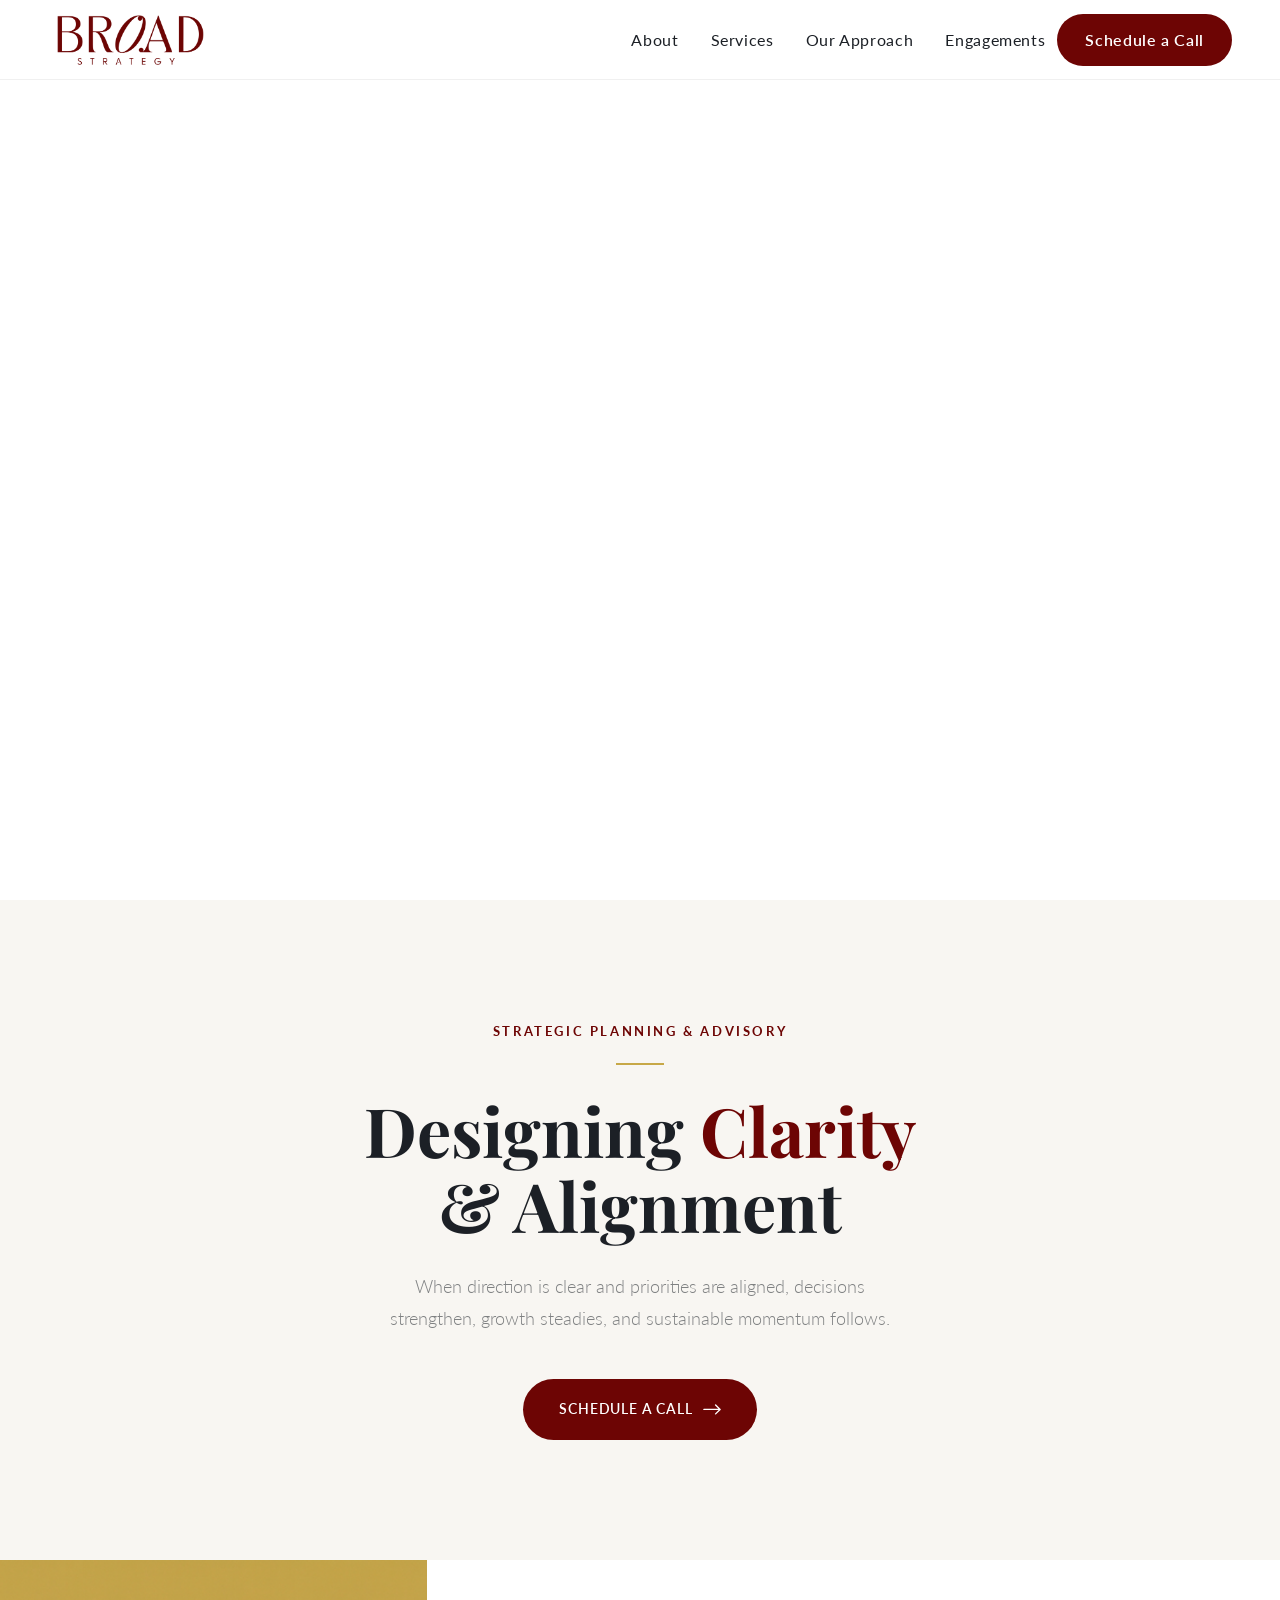
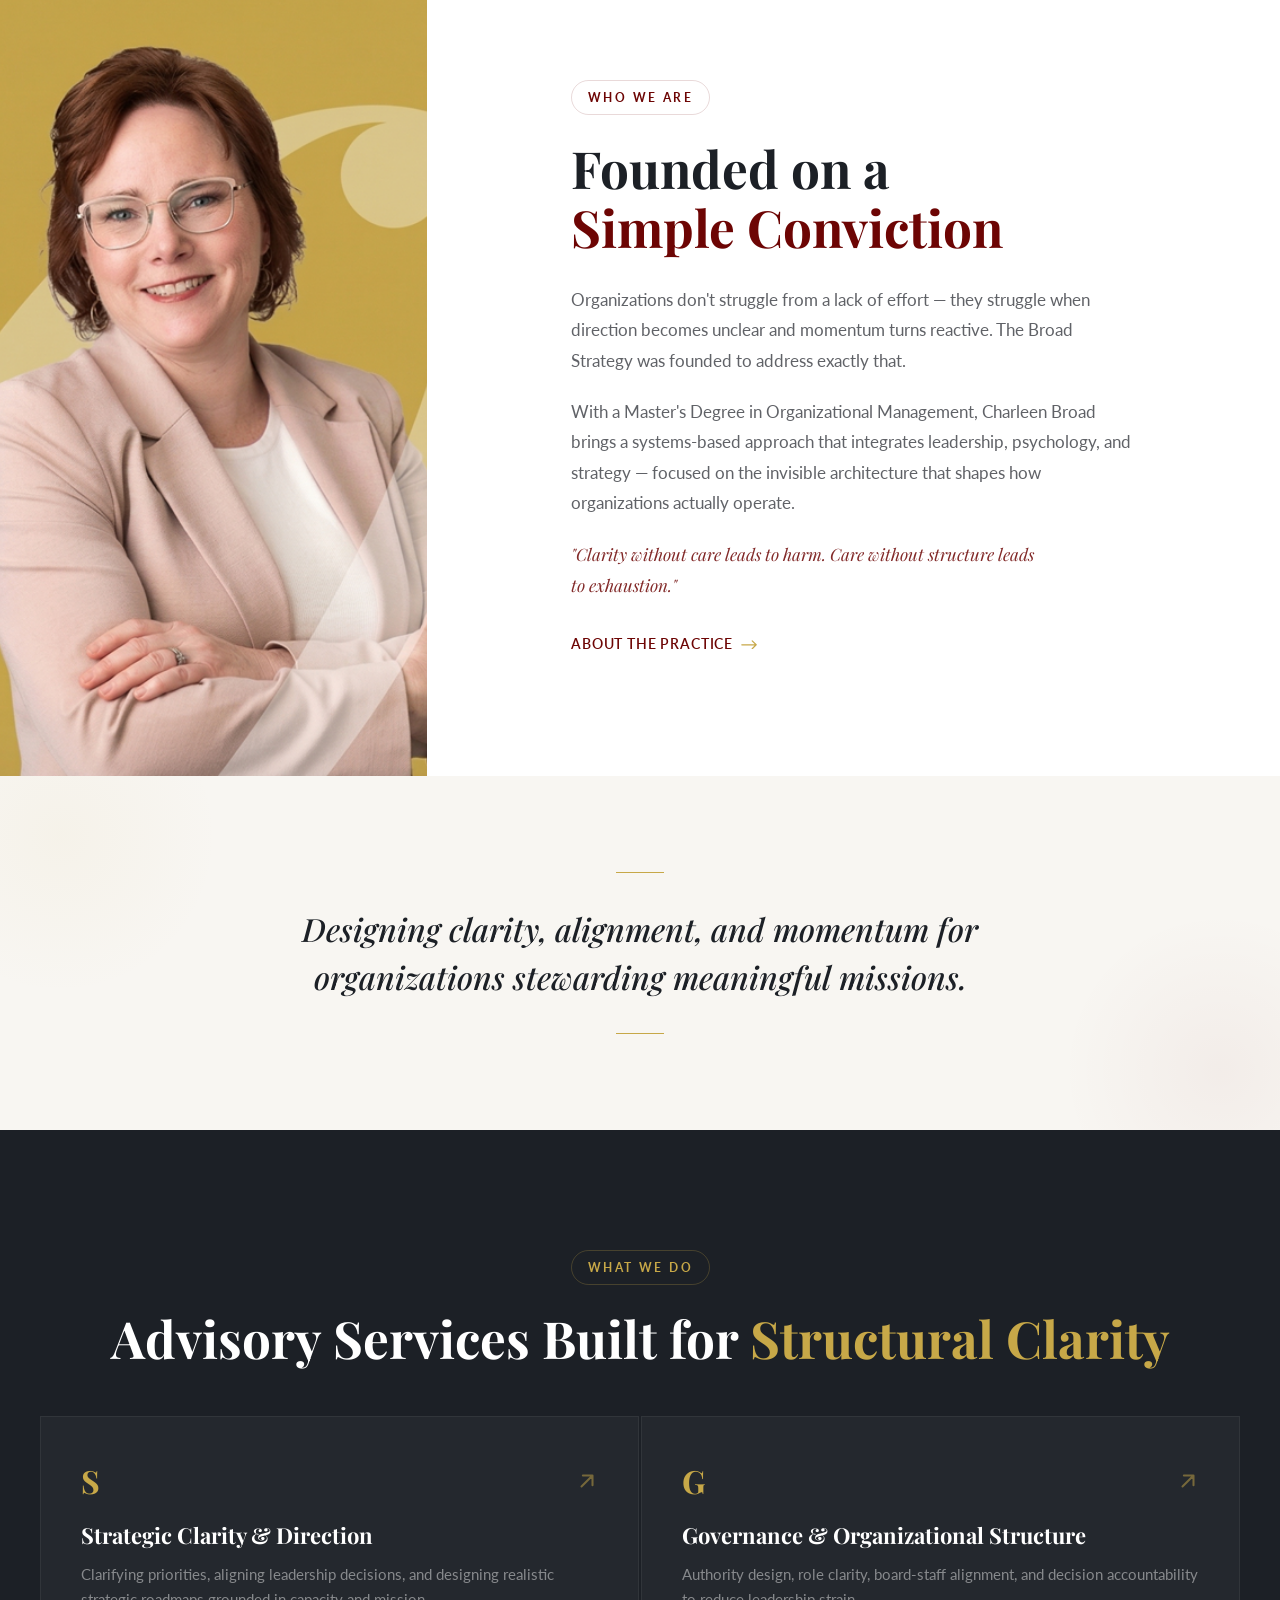
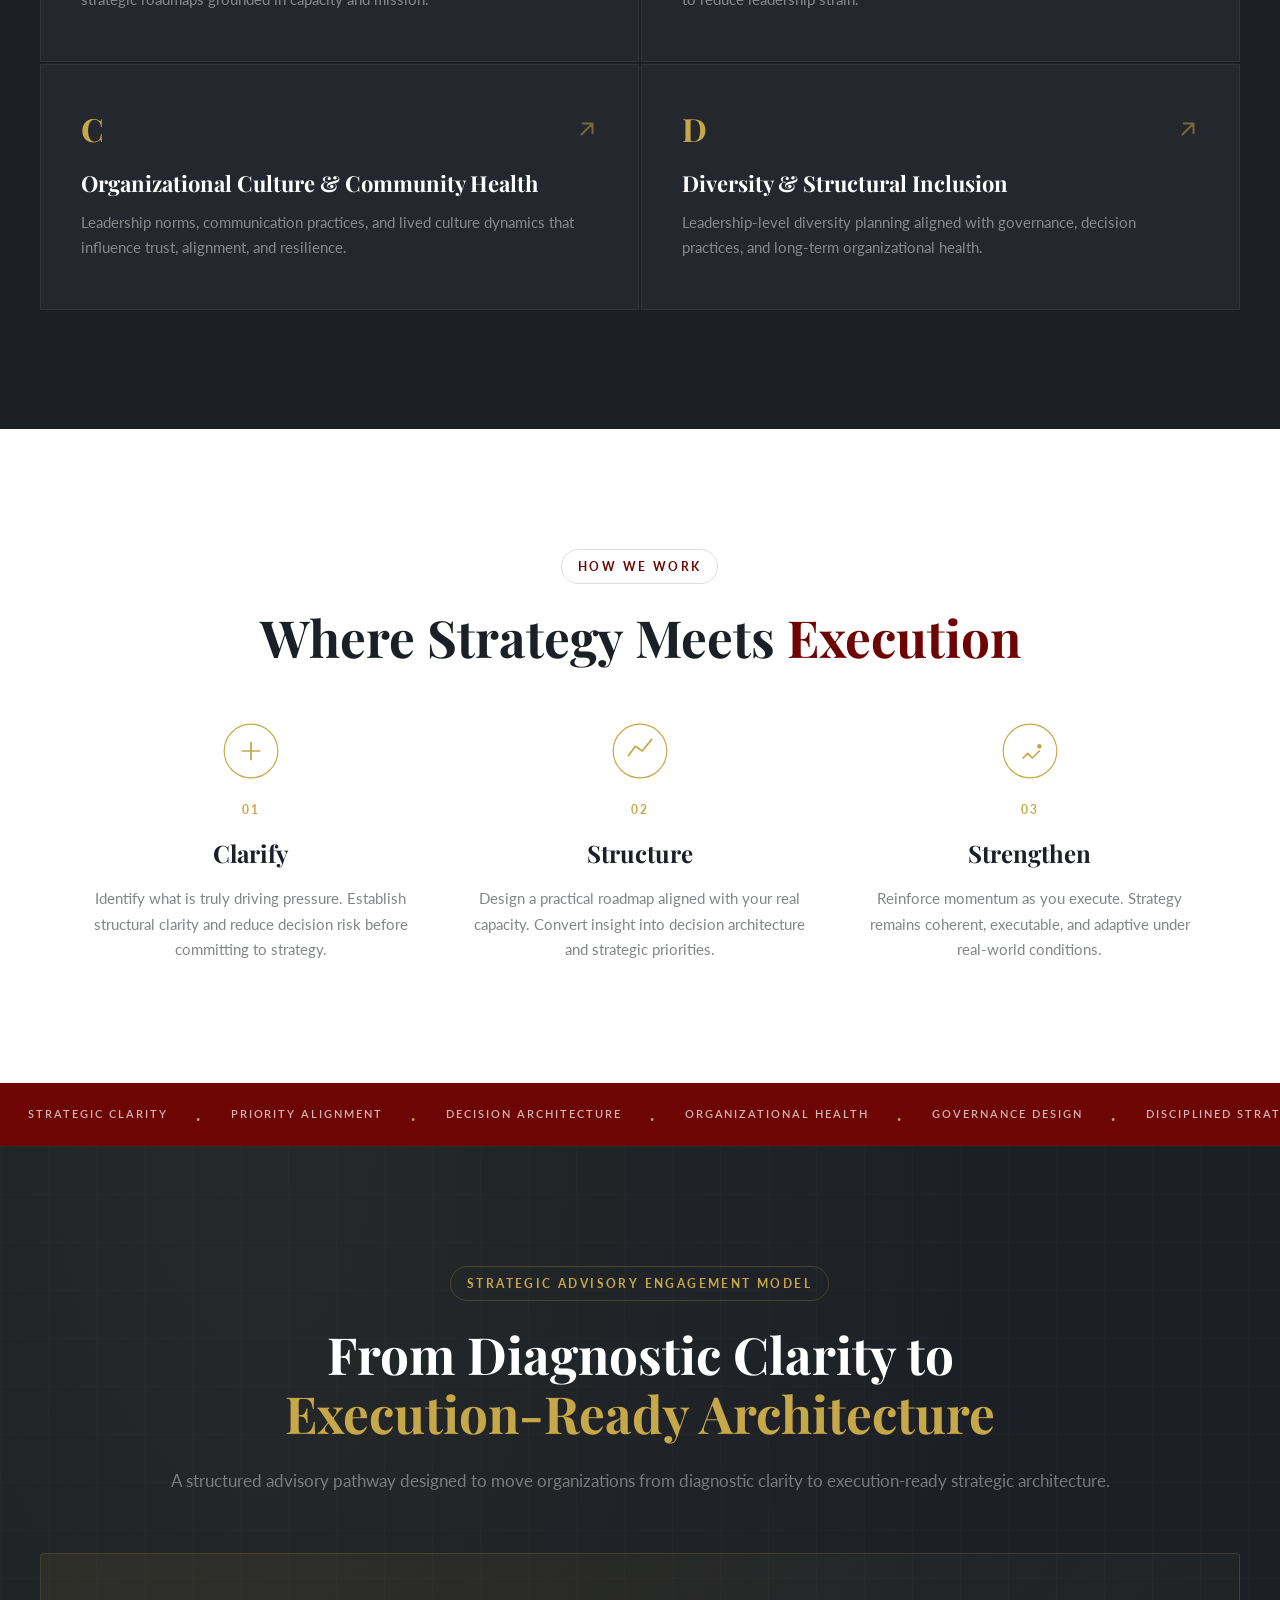
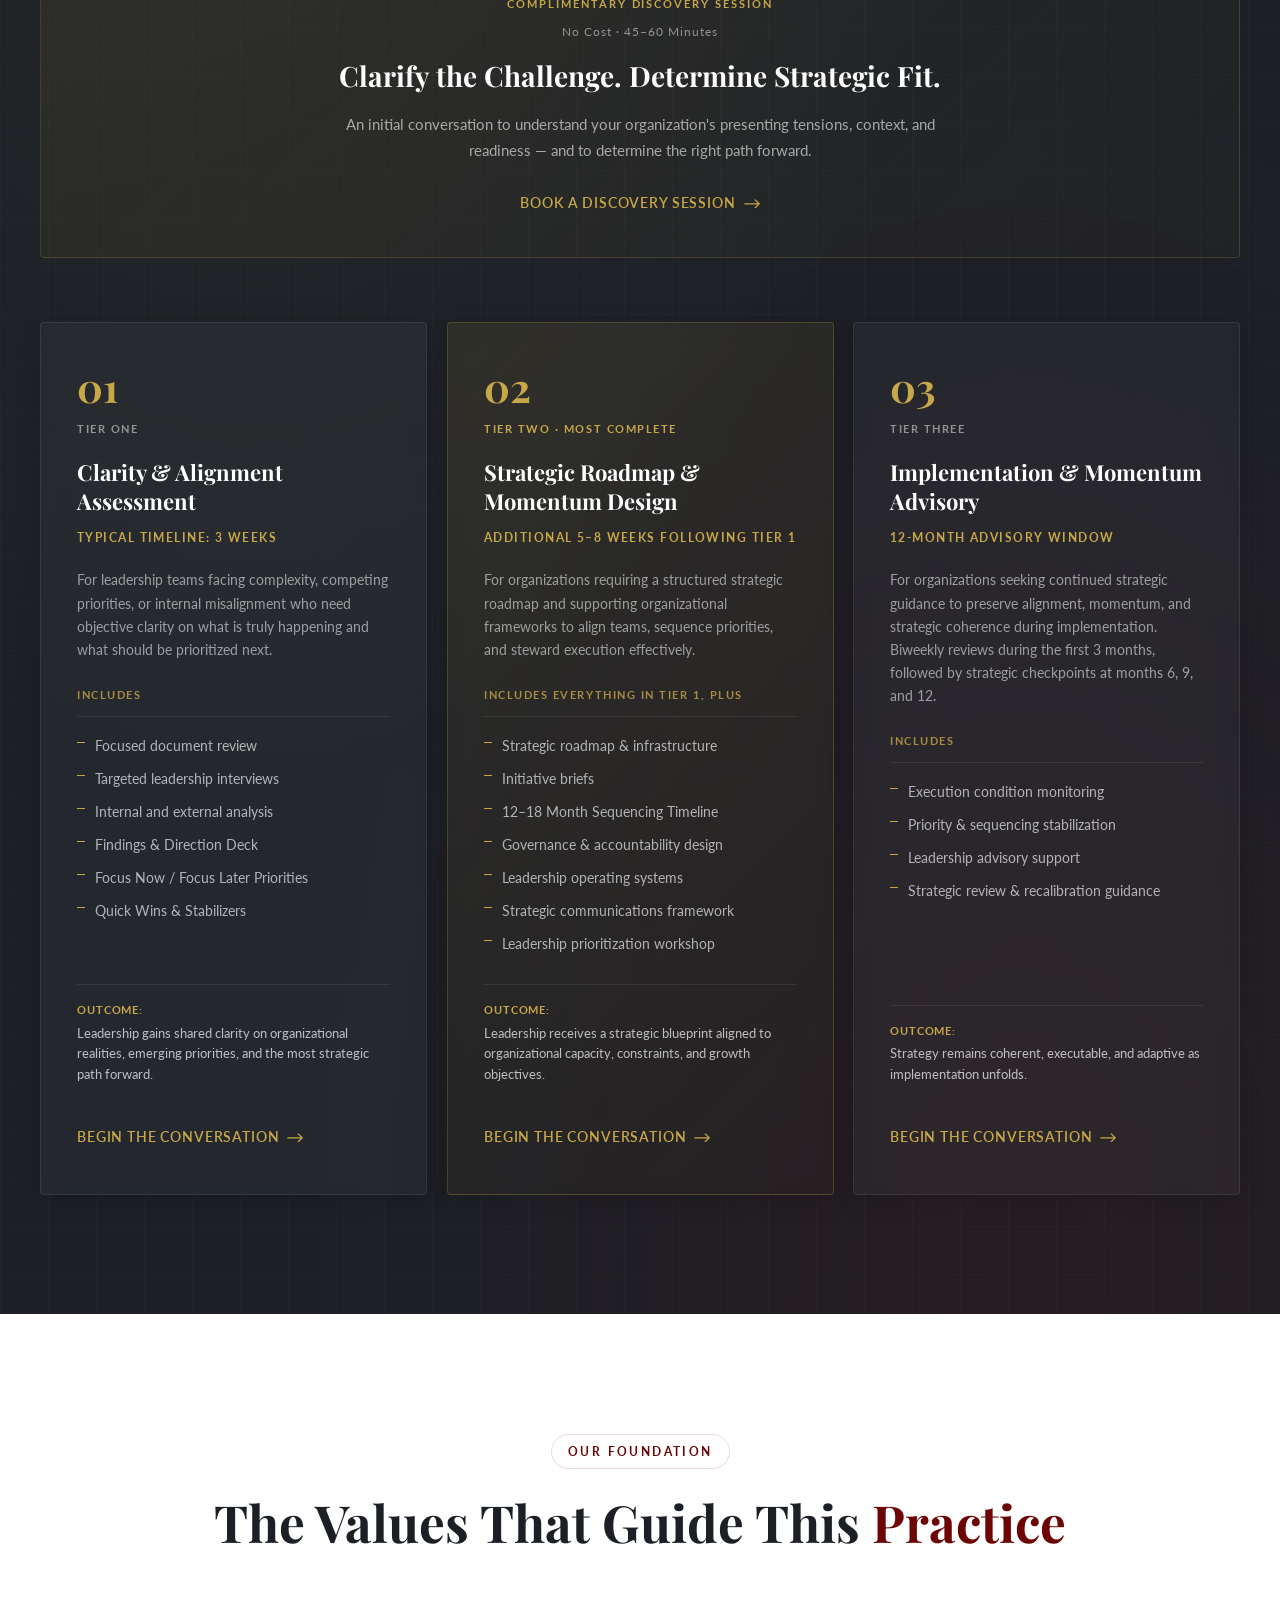
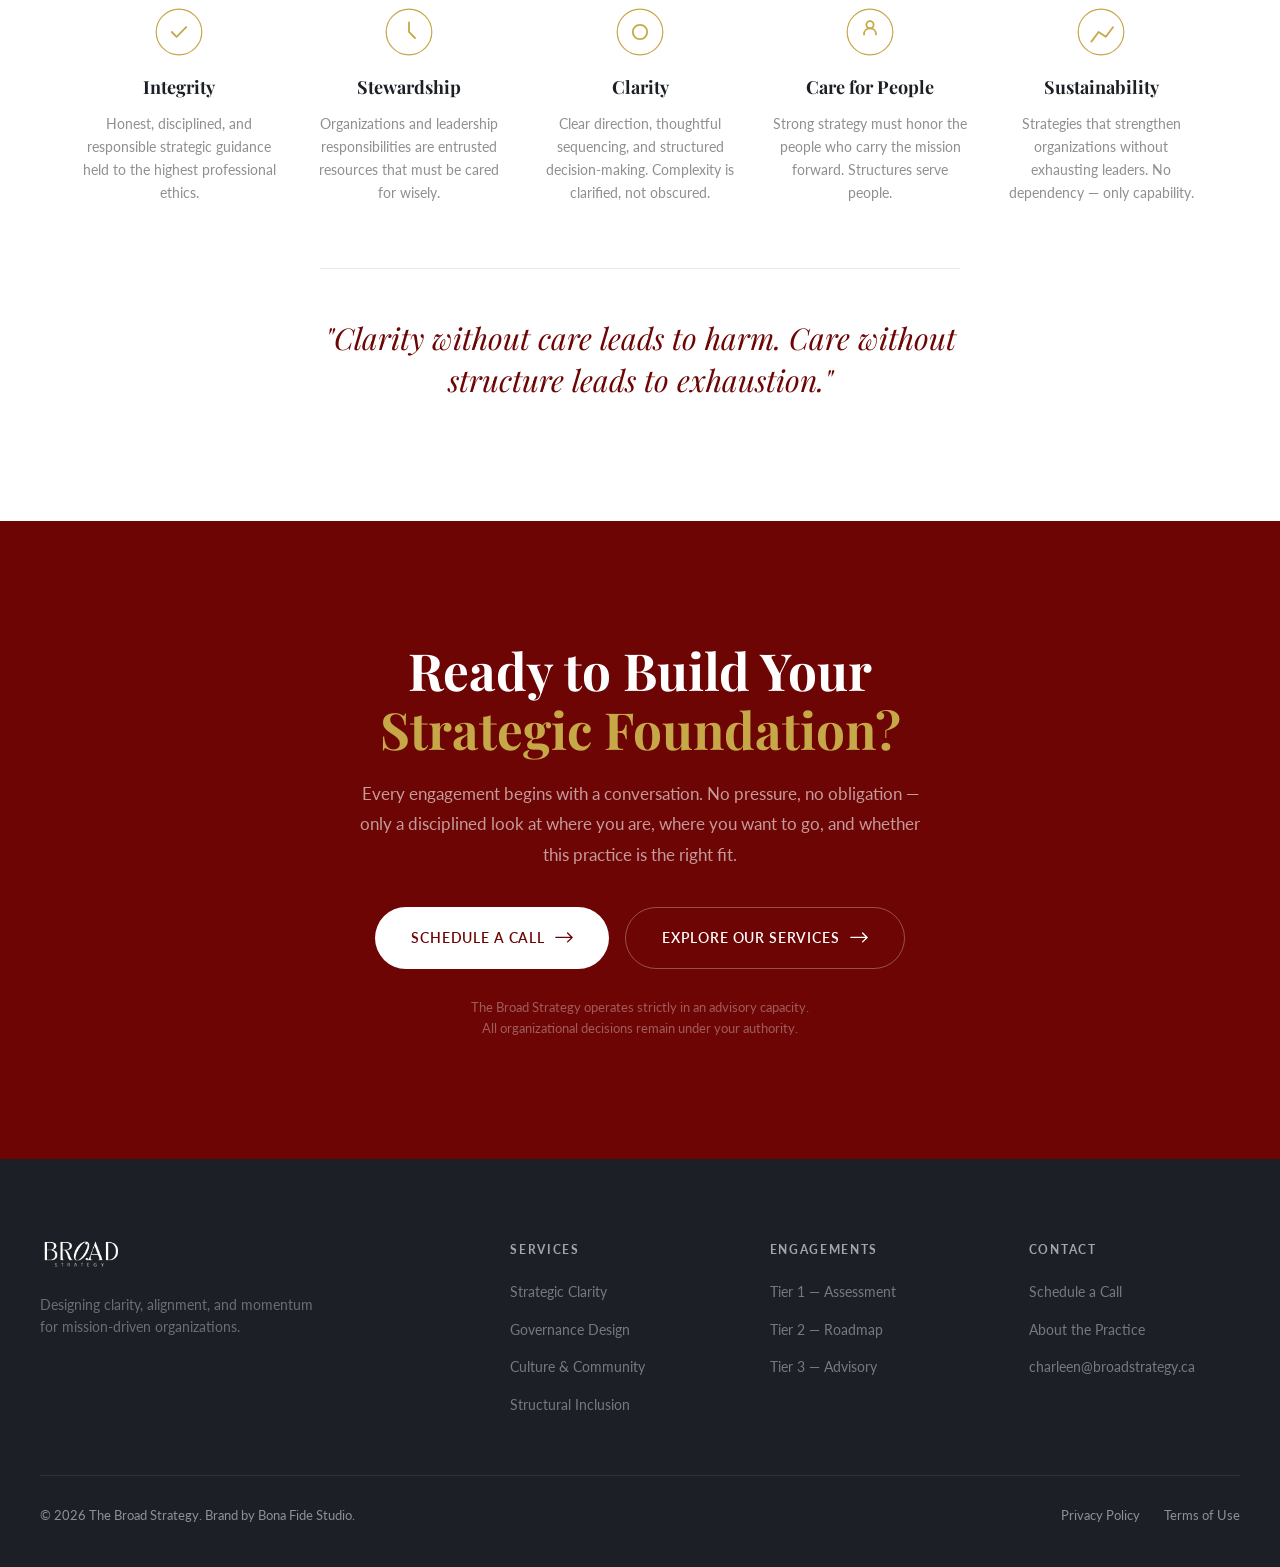
<file: index.html>
<!DOCTYPE html>
<html lang="en">
<head>
  <meta charset="UTF-8" />
  <meta name="viewport" content="width=device-width, initial-scale=1.0" />
  <title>The Broad Strategy — Strategic Planning & Advisory</title>
  <meta name="description" content="The Broad Strategy designs clear strategic structure with leaders as they steward their organizations with wisdom and care." />

  <!-- Fonts -->
  <link rel="preconnect" href="https://fonts.googleapis.com" />
  <link rel="preconnect" href="https://fonts.gstatic.com" crossorigin />
  <link href="https://fonts.googleapis.com/css2?family=Playfair+Display:ital,wght@0,400;0,500;0,700;1,400;1,700&family=Lato:wght@300;400;600;700&display=swap" rel="stylesheet" />

  <link rel="stylesheet" href="css/v2.css" />
</head>
<body>


<!-- ═══════════════════════════════════════════════
     NAV
     ═══════════════════════════════════════════════ -->
<nav id="navbar">
  <a href="#" class="nav-logo">
    <img src="images/Broad-logo.png" alt="The Broad Strategy" />
  </a>

  <button class="nav-toggle" id="nav-toggle" aria-label="Toggle navigation" aria-expanded="false">
    <span></span><span></span><span></span>
  </button>

  <div class="nav-right" id="nav-links">
    <ul class="nav-links">
      <li><a href="#about">About</a></li>
      <li><a href="#services">Services</a></li>
      <li><a href="#process">Our Approach</a></li>
      <li><a href="#tiers">Engagements</a></li>
    </ul>
    <a href="#cta" class="nav-cta">Schedule a Call</a>
  </div>
</nav>


<!-- ═══════════════════════════════════════════════
     HERO
     ═══════════════════════════════════════════════ -->
<section id="hero">
  <video class="hero-video" autoplay muted loop playsinline>
    <source src="images/Broad-video-Hero-trimmed.mp4" type="video/mp4" />
  </video>
</section>


<!-- ═══════════════════════════════════════════════
     INTRO
     ═══════════════════════════════════════════════ -->
<section id="intro" class="intro-section">
  <div class="intro-inner">
    <p class="hero-label anim anim--fade" data-delay="0">Strategic Planning & Advisory</p>
    <div class="hero-divider anim anim--fade" data-delay="100"></div>
    <h1 class="hero-h1 anim anim--fade-up" data-delay="200">
      Designing <span class="accent">Clarity</span><br>& Alignment
    </h1>
    <p class="hero-sub anim anim--fade-up" data-delay="350">
      When direction is clear and priorities are aligned, decisions strengthen, growth steadies, and sustainable momentum&nbsp;follows.
    </p>
    <div class="hero-actions anim anim--fade-up" data-delay="500">
      <a href="#cta" class="btn-pill">Schedule a Call <span class="btn-arrow"><svg viewBox="0 0 20 12" fill="none" aria-hidden="true"><path d="M1 6h18M14 1l5 5-5 5" stroke="currentColor" stroke-width="1.5" stroke-linecap="round" stroke-linejoin="round"/></svg></span></a>
    </div>
  </div>
</section>


<!-- ═══════════════════════════════════════════════
     ABOUT
     ═══════════════════════════════════════════════ -->
<section id="about" class="about-section">
  <div class="about-grid">
    <div class="about-image anim anim--fade-up">
      <img src="images/Charleen-broad.png" alt="Charleen Broad" />
    </div>
    <div class="about-card anim anim--slide-up">
      <p class="tag">Who We Are</p>
      <h2 class="heading-lg">
        Founded on a <span class="accent">Simple Conviction</span>
      </h2>
      <p class="body-text">
        Organizations don't struggle from a lack of effort — they struggle when direction becomes unclear and momentum turns reactive. The Broad Strategy was founded to address exactly that.
      </p>
      <p class="body-text">
        With a Master's Degree in Organizational Management, Charleen Broad brings a systems-based approach that integrates leadership, psychology, and strategy — focused on the invisible architecture that shapes how organizations actually operate.
      </p>
      <p class="body-text" style="font-family: var(--font-serif); font-style: italic; color: var(--crimson); opacity: .85;">
        "Clarity without care leads to harm. Care without structure leads to exhaustion."
      </p>
      <a href="#services" class="btn-text">About the Practice <span class="btn-arrow"><svg viewBox="0 0 20 12" fill="none" aria-hidden="true"><path d="M1 6h18M14 1l5 5-5 5" stroke="currentColor" stroke-width="1.5" stroke-linecap="round" stroke-linejoin="round"/></svg></span></a>
    </div>
  </div>
</section>


<!-- ═══════════════════════════════════════════════
     MISSION STATEMENT
     ═══════════════════════════════════════════════ -->
<section id="mission" class="mission-section">
  <div class="mission-inner anim anim--fade-up">
    <div class="mission-divider"></div>
    <p class="mission-text">
      Designing clarity, alignment, and momentum for organizations stewarding meaningful&nbsp;missions.
    </p>
    <div class="mission-divider"></div>
  </div>
</section>


<!-- ═══════════════════════════════════════════════
     SERVICES (card grid)
     ═══════════════════════════════════════════════ -->
<section id="services" class="section-dark">
  <p class="tag tag--light anim anim--fade">What We Do</p>
  <h2 class="heading-lg heading-lg--light anim anim--fade-up">
    Advisory Services Built for <span class="accent-gold">Structural Clarity</span>
  </h2>

  <div class="card-grid">
    <a href="#tiers" class="service-card anim anim--slide-up" data-delay="0">
      <div class="service-card-top">
        <span class="service-letter">S</span>
        <span class="service-card-arrow"><svg viewBox="0 0 16 16" fill="none" aria-hidden="true"><path d="M4 12L12 4M12 4H5M12 4V11" stroke="currentColor" stroke-width="1.5" stroke-linecap="round" stroke-linejoin="round"/></svg></span>
      </div>
      <h3 class="service-card-title">Strategic Clarity & Direction</h3>
      <p class="service-card-desc">Clarifying priorities, aligning leadership decisions, and designing realistic strategic roadmaps grounded in capacity and mission.</p>
    </a>
    <a href="#tiers" class="service-card anim anim--slide-up" data-delay="80">
      <div class="service-card-top">
        <span class="service-letter">G</span>
        <span class="service-card-arrow"><svg viewBox="0 0 16 16" fill="none" aria-hidden="true"><path d="M4 12L12 4M12 4H5M12 4V11" stroke="currentColor" stroke-width="1.5" stroke-linecap="round" stroke-linejoin="round"/></svg></span>
      </div>
      <h3 class="service-card-title">Governance & Organizational Structure</h3>
      <p class="service-card-desc">Authority design, role clarity, board-staff alignment, and decision accountability to reduce leadership strain.</p>
    </a>
    <a href="#tiers" class="service-card anim anim--slide-up" data-delay="160">
      <div class="service-card-top">
        <span class="service-letter">C</span>
        <span class="service-card-arrow"><svg viewBox="0 0 16 16" fill="none" aria-hidden="true"><path d="M4 12L12 4M12 4H5M12 4V11" stroke="currentColor" stroke-width="1.5" stroke-linecap="round" stroke-linejoin="round"/></svg></span>
      </div>
      <h3 class="service-card-title">Organizational Culture & Community Health</h3>
      <p class="service-card-desc">Leadership norms, communication practices, and lived culture dynamics that influence trust, alignment, and resilience.</p>
    </a>
    <a href="#tiers" class="service-card anim anim--slide-up" data-delay="240">
      <div class="service-card-top">
        <span class="service-letter">D</span>
        <span class="service-card-arrow"><svg viewBox="0 0 16 16" fill="none" aria-hidden="true"><path d="M4 12L12 4M12 4H5M12 4V11" stroke="currentColor" stroke-width="1.5" stroke-linecap="round" stroke-linejoin="round"/></svg></span>
      </div>
      <h3 class="service-card-title">Diversity & Structural Inclusion</h3>
      <p class="service-card-desc">Leadership-level diversity planning aligned with governance, decision practices, and long-term organizational health.</p>
    </a>
  </div>
</section>


<!-- ═══════════════════════════════════════════════
     PROCESS (numbered steps)
     ═══════════════════════════════════════════════ -->
<section id="process">
  <p class="tag anim anim--fade">How We Work</p>
  <h2 class="heading-lg anim anim--fade-up">
    Where Strategy Meets <span class="accent">Execution</span>
  </h2>

  <div class="process-grid">
    <div class="process-card anim anim--slide-up" data-delay="0">
      <div class="process-icon">
        <svg viewBox="0 0 48 48" fill="none"><circle cx="24" cy="24" r="23" stroke="currentColor" stroke-width="1"/><path d="M16 24h16M24 16v16" stroke="currentColor" stroke-width="1.5"/></svg>
      </div>
      <span class="process-num">01</span>
      <h3 class="process-title">Clarify</h3>
      <p class="process-desc">Identify what is truly driving pressure. Establish structural clarity and reduce decision risk before committing to strategy.</p>
    </div>
    <div class="process-card anim anim--slide-up" data-delay="80">
      <div class="process-icon">
        <svg viewBox="0 0 48 48" fill="none"><circle cx="24" cy="24" r="23" stroke="currentColor" stroke-width="1"/><path d="M14 28l6-8 6 4 8-10" stroke="currentColor" stroke-width="1.5" stroke-linecap="round" stroke-linejoin="round"/></svg>
      </div>
      <span class="process-num">02</span>
      <h3 class="process-title">Structure</h3>
      <p class="process-desc">Design a practical roadmap aligned with your real capacity. Convert insight into decision architecture and strategic priorities.</p>
    </div>
    <div class="process-card anim anim--slide-up" data-delay="160">
      <div class="process-icon">
        <svg viewBox="0 0 48 48" fill="none"><circle cx="24" cy="24" r="23" stroke="currentColor" stroke-width="1"/><path d="M18 30l4-4 4 4 6-6" stroke="currentColor" stroke-width="1.5" stroke-linecap="round" stroke-linejoin="round"/><circle cx="32" cy="20" r="2" fill="currentColor"/></svg>
      </div>
      <span class="process-num">03</span>
      <h3 class="process-title">Strengthen</h3>
      <p class="process-desc">Reinforce momentum as you execute. Strategy remains coherent, executable, and adaptive under real-world conditions.</p>
    </div>
  </div>
</section>


<!-- ═══════════════════════════════════════════════
     MARQUEE STRIP
     ═══════════════════════════════════════════════ -->
<div class="marquee-strip">
  <div class="marquee-inner">
    <span>Strategic Clarity</span><span class="dot">&middot;</span>
    <span>Priority Alignment</span><span class="dot">&middot;</span>
    <span>Decision Architecture</span><span class="dot">&middot;</span>
    <span>Organizational Health</span><span class="dot">&middot;</span>
    <span>Governance Design</span><span class="dot">&middot;</span>
    <span>Disciplined Strategy</span><span class="dot">&middot;</span>
    <span>Sustainable Momentum</span><span class="dot">&middot;</span>
    <span>Structural Integrity</span><span class="dot">&middot;</span>
    <span>Strategic Clarity</span><span class="dot">&middot;</span>
    <span>Priority Alignment</span><span class="dot">&middot;</span>
    <span>Decision Architecture</span><span class="dot">&middot;</span>
    <span>Organizational Health</span><span class="dot">&middot;</span>
    <span>Governance Design</span><span class="dot">&middot;</span>
    <span>Disciplined Strategy</span><span class="dot">&middot;</span>
    <span>Sustainable Momentum</span><span class="dot">&middot;</span>
    <span>Structural Integrity</span><span class="dot">&middot;</span>
  </div>
</div>


<!-- ═══════════════════════════════════════════════
     TIERS
     ═══════════════════════════════════════════════ -->
<section id="tiers" class="section-dark section-tiers">
  <p class="tag tag--light anim anim--fade">Strategic Advisory Engagement Model</p>
  <h2 class="heading-lg heading-lg--light anim anim--fade-up">
    From Diagnostic Clarity to <span class="accent-gold">Execution-Ready Architecture</span>
  </h2>
  <p class="body-text body-text--muted section-intro-text anim anim--fade-up">
    A structured advisory pathway designed to move organizations from diagnostic clarity to execution-ready strategic&nbsp;architecture.
  </p>

  <!-- Complimentary Discovery Session -->
  <div class="discovery-card anim anim--fade-up">
    <div class="discovery-meta">
      <span class="discovery-badge">Complimentary Discovery Session</span>
      <span class="discovery-time">No Cost &middot; 45&ndash;60 Minutes</span>
    </div>
    <h3 class="discovery-title">Clarify the Challenge. Determine Strategic Fit.</h3>
    <p class="discovery-desc">
      An initial conversation to understand your organization's presenting tensions, context, and readiness &mdash; and to determine the right path forward.
    </p>
    <a href="#cta" class="btn-text btn-text--light">Book a Discovery Session <span class="btn-arrow"><svg viewBox="0 0 20 12" fill="none" aria-hidden="true"><path d="M1 6h18M14 1l5 5-5 5" stroke="currentColor" stroke-width="1.5" stroke-linecap="round" stroke-linejoin="round"/></svg></span></a>
  </div>

  <div class="tiers-grid">
    <div class="tier-card anim anim--slide-up" data-delay="0">
      <span class="tier-num">01</span>
      <span class="tier-badge">Tier One</span>
      <h3 class="tier-title">Clarity & Alignment Assessment</h3>
      <p class="tier-timeline">Typical Timeline: 3 Weeks</p>
      <p class="tier-outcome">
        For leadership teams facing complexity, competing priorities, or internal misalignment who need objective clarity on what is truly happening and what should be prioritized next.
      </p>
      <div class="tier-includes-label">Includes</div>
      <ul class="tier-list">
        <li>Focused document review</li>
        <li>Targeted leadership interviews</li>
        <li>Internal and external analysis</li>
        <li>Findings & Direction Deck</li>
        <li>Focus Now / Focus Later Priorities</li>
        <li>Quick Wins & Stabilizers</li>
      </ul>
      <p class="tier-outcome-final">
        <strong>Outcome:</strong> Leadership gains shared clarity on organizational realities, emerging priorities, and the most strategic path forward.
      </p>
      <a href="#cta" class="btn-text">Begin the conversation <span class="btn-arrow"><svg viewBox="0 0 20 12" fill="none" aria-hidden="true"><path d="M1 6h18M14 1l5 5-5 5" stroke="currentColor" stroke-width="1.5" stroke-linecap="round" stroke-linejoin="round"/></svg></span></a>
    </div>

    <div class="tier-card tier-card--featured anim anim--slide-up" data-delay="100">
      <span class="tier-num">02</span>
      <span class="tier-badge tier-badge--gold">Tier Two &middot; Most Complete</span>
      <h3 class="tier-title">Strategic Roadmap & Momentum Design</h3>
      <p class="tier-timeline">Additional 5&ndash;8 Weeks Following Tier 1</p>
      <p class="tier-outcome">
        For organizations requiring a structured strategic roadmap and supporting organizational frameworks to align teams, sequence priorities, and steward execution effectively.
      </p>
      <div class="tier-includes-label">Includes Everything in Tier 1, Plus</div>
      <ul class="tier-list">
        <li>Strategic roadmap & infrastructure</li>
        <li>Initiative briefs</li>
        <li>12&ndash;18 Month Sequencing Timeline</li>
        <li>Governance & accountability design</li>
        <li>Leadership operating systems</li>
        <li>Strategic communications framework</li>
        <li>Leadership prioritization workshop</li>
      </ul>
      <p class="tier-outcome-final">
        <strong>Outcome:</strong> Leadership receives a strategic blueprint aligned to organizational capacity, constraints, and growth objectives.
      </p>
      <a href="#cta" class="btn-text">Begin the conversation <span class="btn-arrow"><svg viewBox="0 0 20 12" fill="none" aria-hidden="true"><path d="M1 6h18M14 1l5 5-5 5" stroke="currentColor" stroke-width="1.5" stroke-linecap="round" stroke-linejoin="round"/></svg></span></a>
    </div>

    <div class="tier-card anim anim--slide-up" data-delay="200">
      <span class="tier-num">03</span>
      <span class="tier-badge">Tier Three</span>
      <h3 class="tier-title">Implementation & Momentum Advisory</h3>
      <p class="tier-timeline">12-Month Advisory Window</p>
      <p class="tier-outcome">
        For organizations seeking continued strategic guidance to preserve alignment, momentum, and strategic coherence during implementation. Biweekly reviews during the first 3 months, followed by strategic checkpoints at months 6, 9, and 12.
      </p>
      <div class="tier-includes-label">Includes</div>
      <ul class="tier-list">
        <li>Execution condition monitoring</li>
        <li>Priority & sequencing stabilization</li>
        <li>Leadership advisory support</li>
        <li>Strategic review & recalibration guidance</li>
      </ul>
      <p class="tier-outcome-final">
        <strong>Outcome:</strong> Strategy remains coherent, executable, and adaptive as implementation unfolds.
      </p>
      <a href="#cta" class="btn-text">Begin the conversation <span class="btn-arrow"><svg viewBox="0 0 20 12" fill="none" aria-hidden="true"><path d="M1 6h18M14 1l5 5-5 5" stroke="currentColor" stroke-width="1.5" stroke-linecap="round" stroke-linejoin="round"/></svg></span></a>
    </div>
  </div>
</section>


<!-- ═══════════════════════════════════════════════
     VALUES
     ═══════════════════════════════════════════════ -->
<section id="values">
  <p class="tag anim anim--fade">Our Foundation</p>
  <h2 class="heading-lg anim anim--fade-up">
    The Values That Guide This <span class="accent">Practice</span>
  </h2>

  <div class="values-grid">
    <div class="value-card anim anim--slide-up" data-delay="0">
      <div class="value-icon">
        <svg viewBox="0 0 40 40" fill="none"><circle cx="20" cy="20" r="19" stroke="currentColor" stroke-width="1"/><path d="M14 20l4 4 8-8" stroke="currentColor" stroke-width="1.5" stroke-linecap="round" stroke-linejoin="round"/></svg>
      </div>
      <h3 class="value-name">Integrity</h3>
      <p class="value-def">Honest, disciplined, and responsible strategic guidance held to the highest professional ethics.</p>
    </div>
    <div class="value-card anim anim--slide-up" data-delay="60">
      <div class="value-icon">
        <svg viewBox="0 0 40 40" fill="none"><circle cx="20" cy="20" r="19" stroke="currentColor" stroke-width="1"/><path d="M20 12v8l5 5" stroke="currentColor" stroke-width="1.5" stroke-linecap="round"/></svg>
      </div>
      <h3 class="value-name">Stewardship</h3>
      <p class="value-def">Organizations and leadership responsibilities are entrusted resources that must be cared for wisely.</p>
    </div>
    <div class="value-card anim anim--slide-up" data-delay="120">
      <div class="value-icon">
        <svg viewBox="0 0 40 40" fill="none"><circle cx="20" cy="20" r="19" stroke="currentColor" stroke-width="1"/><circle cx="20" cy="20" r="6" stroke="currentColor" stroke-width="1.5"/></svg>
      </div>
      <h3 class="value-name">Clarity</h3>
      <p class="value-def">Clear direction, thoughtful sequencing, and structured decision-making. Complexity is clarified, not obscured.</p>
    </div>
    <div class="value-card anim anim--slide-up" data-delay="180">
      <div class="value-icon">
        <svg viewBox="0 0 40 40" fill="none"><circle cx="20" cy="20" r="19" stroke="currentColor" stroke-width="1"/><path d="M15 22c0-3 2-5 5-5s5 2 5 5" stroke="currentColor" stroke-width="1.5" stroke-linecap="round"/><circle cx="20" cy="14" r="3" stroke="currentColor" stroke-width="1.5"/></svg>
      </div>
      <h3 class="value-name">Care for People</h3>
      <p class="value-def">Strong strategy must honor the people who carry the mission forward. Structures serve people.</p>
    </div>
    <div class="value-card anim anim--slide-up" data-delay="240">
      <div class="value-icon">
        <svg viewBox="0 0 40 40" fill="none"><circle cx="20" cy="20" r="19" stroke="currentColor" stroke-width="1"/><path d="M12 28l6-8 6 4 6-8" stroke="currentColor" stroke-width="1.5" stroke-linecap="round" stroke-linejoin="round"/></svg>
      </div>
      <h3 class="value-name">Sustainability</h3>
      <p class="value-def">Strategies that strengthen organizations without exhausting leaders. No dependency — only capability.</p>
    </div>
  </div>

  <blockquote class="pullquote anim anim--fade-up">
    "Clarity without care leads to harm. Care without structure leads to exhaustion."
  </blockquote>
</section>


<!-- ═══════════════════════════════════════════════
     CTA
     ═══════════════════════════════════════════════ -->
<section id="cta" class="section-cta">
  <div class="cta-inner anim anim--fade-up">
    <h2 class="heading-lg heading-lg--light">
      Ready to Build Your <span class="accent-gold">Strategic Foundation?</span>
    </h2>
    <p class="body-text body-text--light">
      Every engagement begins with a conversation. No pressure, no obligation — only a disciplined look at where you are, where you want to go, and whether this practice is the right fit.
    </p>
    <div class="cta-buttons">
      <a href="mailto:charleen@broadstrategy.ca" class="btn-pill btn-pill--light">Schedule a Call <span class="btn-arrow"><svg viewBox="0 0 20 12" fill="none" aria-hidden="true"><path d="M1 6h18M14 1l5 5-5 5" stroke="currentColor" stroke-width="1.5" stroke-linecap="round" stroke-linejoin="round"/></svg></span></a>
      <a href="#services" class="btn-pill btn-pill--outline">Explore Our Services <span class="btn-arrow"><svg viewBox="0 0 20 12" fill="none" aria-hidden="true"><path d="M1 6h18M14 1l5 5-5 5" stroke="currentColor" stroke-width="1.5" stroke-linecap="round" stroke-linejoin="round"/></svg></span></a>
    </div>
    <p class="cta-note">
      The Broad Strategy operates strictly in an advisory capacity.<br>
      All organizational decisions remain under your authority.
    </p>
  </div>
</section>


<!-- ═══════════════════════════════════════════════
     FOOTER
     ═══════════════════════════════════════════════ -->
<footer>
  <div class="footer-inner">
    <div class="footer-top">
      <div class="footer-brand">
        <a href="#" class="footer-logo">
          <img src="images/Broad-logo.png" alt="The Broad Strategy" />
        </a>
        <p class="footer-tagline">Designing clarity, alignment, and momentum for mission-driven organizations.</p>
      </div>

      <div class="footer-col">
        <h4 class="footer-col-title">Services</h4>
        <ul>
          <li><a href="#services">Strategic Clarity</a></li>
          <li><a href="#services">Governance Design</a></li>
          <li><a href="#services">Culture & Community</a></li>
          <li><a href="#services">Structural Inclusion</a></li>
        </ul>
      </div>

      <div class="footer-col">
        <h4 class="footer-col-title">Engagements</h4>
        <ul>
          <li><a href="#tiers">Tier 1 — Assessment</a></li>
          <li><a href="#tiers">Tier 2 — Roadmap</a></li>
          <li><a href="#tiers">Tier 3 — Advisory</a></li>
        </ul>
      </div>

      <div class="footer-col">
        <h4 class="footer-col-title">Contact</h4>
        <ul>
          <li><a href="#cta">Schedule a Call</a></li>
          <li><a href="#about">About the Practice</a></li>
          <li><a href="mailto:charleen@broadstrategy.ca">charleen@broadstrategy.ca</a></li>
        </ul>
      </div>
    </div>

    <div class="footer-bottom">
      <p>&copy; 2026 The Broad Strategy. Brand by <a href="https://bonafidestudio.ca" target="_blank" rel="noopener">Bona Fide Studio</a>.</p>
      <div class="footer-legal">
        <a href="privacy.html">Privacy Policy</a>
        <a href="terms.html">Terms of Use</a>
      </div>
    </div>
  </div>
</footer>


<!-- Scroll-to-top -->
<button class="scroll-top" id="scroll-top" aria-label="Back to top">top</button>


<script>
(function () {
  'use strict';

  /* ── Staggered scroll animations ── */
  const animEls = document.querySelectorAll('.anim');
  if (animEls.length && 'IntersectionObserver' in window) {
    const observer = new IntersectionObserver((entries) => {
      entries.forEach(entry => {
        if (entry.isIntersecting) {
          const delay = parseInt(entry.target.dataset.delay || '0', 10);
          setTimeout(() => entry.target.classList.add('anim--visible'), delay);
          observer.unobserve(entry.target);
        }
      });
    }, { threshold: 0.1 });
    animEls.forEach(el => observer.observe(el));
  } else {
    animEls.forEach(el => el.classList.add('anim--visible'));
  }

  /* ── Nav scroll shadow ── */
  const navbar = document.getElementById('navbar');
  if (navbar) {
    window.addEventListener('scroll', () => {
      navbar.classList.toggle('scrolled', window.scrollY > 20);
    }, { passive: true });
  }

  /* ── Mobile nav toggle ── */
  const navToggle = document.getElementById('nav-toggle');
  const navLinks = document.getElementById('nav-links');
  if (navToggle && navLinks) {
    navToggle.addEventListener('click', () => {
      const isOpen = navLinks.classList.toggle('nav-open');
      navToggle.setAttribute('aria-expanded', isOpen);
      document.body.classList.toggle('nav-overlay-active', isOpen);
    });
    navLinks.querySelectorAll('a').forEach(link => {
      link.addEventListener('click', () => {
        navLinks.classList.remove('nav-open');
        navToggle.setAttribute('aria-expanded', 'false');
        document.body.classList.remove('nav-overlay-active');
      });
    });
  }

  /* ── Smooth scroll ── */
  document.querySelectorAll('a[href^="#"]').forEach(anchor => {
    anchor.addEventListener('click', function (e) {
      const target = document.querySelector(this.getAttribute('href'));
      if (target) { e.preventDefault(); target.scrollIntoView({ behavior: 'smooth', block: 'start' }); }
    });
  });

  /* ── Scroll to top ── */
  const scrollBtn = document.getElementById('scroll-top');
  if (scrollBtn) {
    window.addEventListener('scroll', () => {
      scrollBtn.classList.toggle('visible', window.scrollY > 600);
    }, { passive: true });
    scrollBtn.addEventListener('click', () => {
      window.scrollTo({ top: 0, behavior: 'smooth' });
    });
  }

})();
</script>
</body>
</html>
</file>
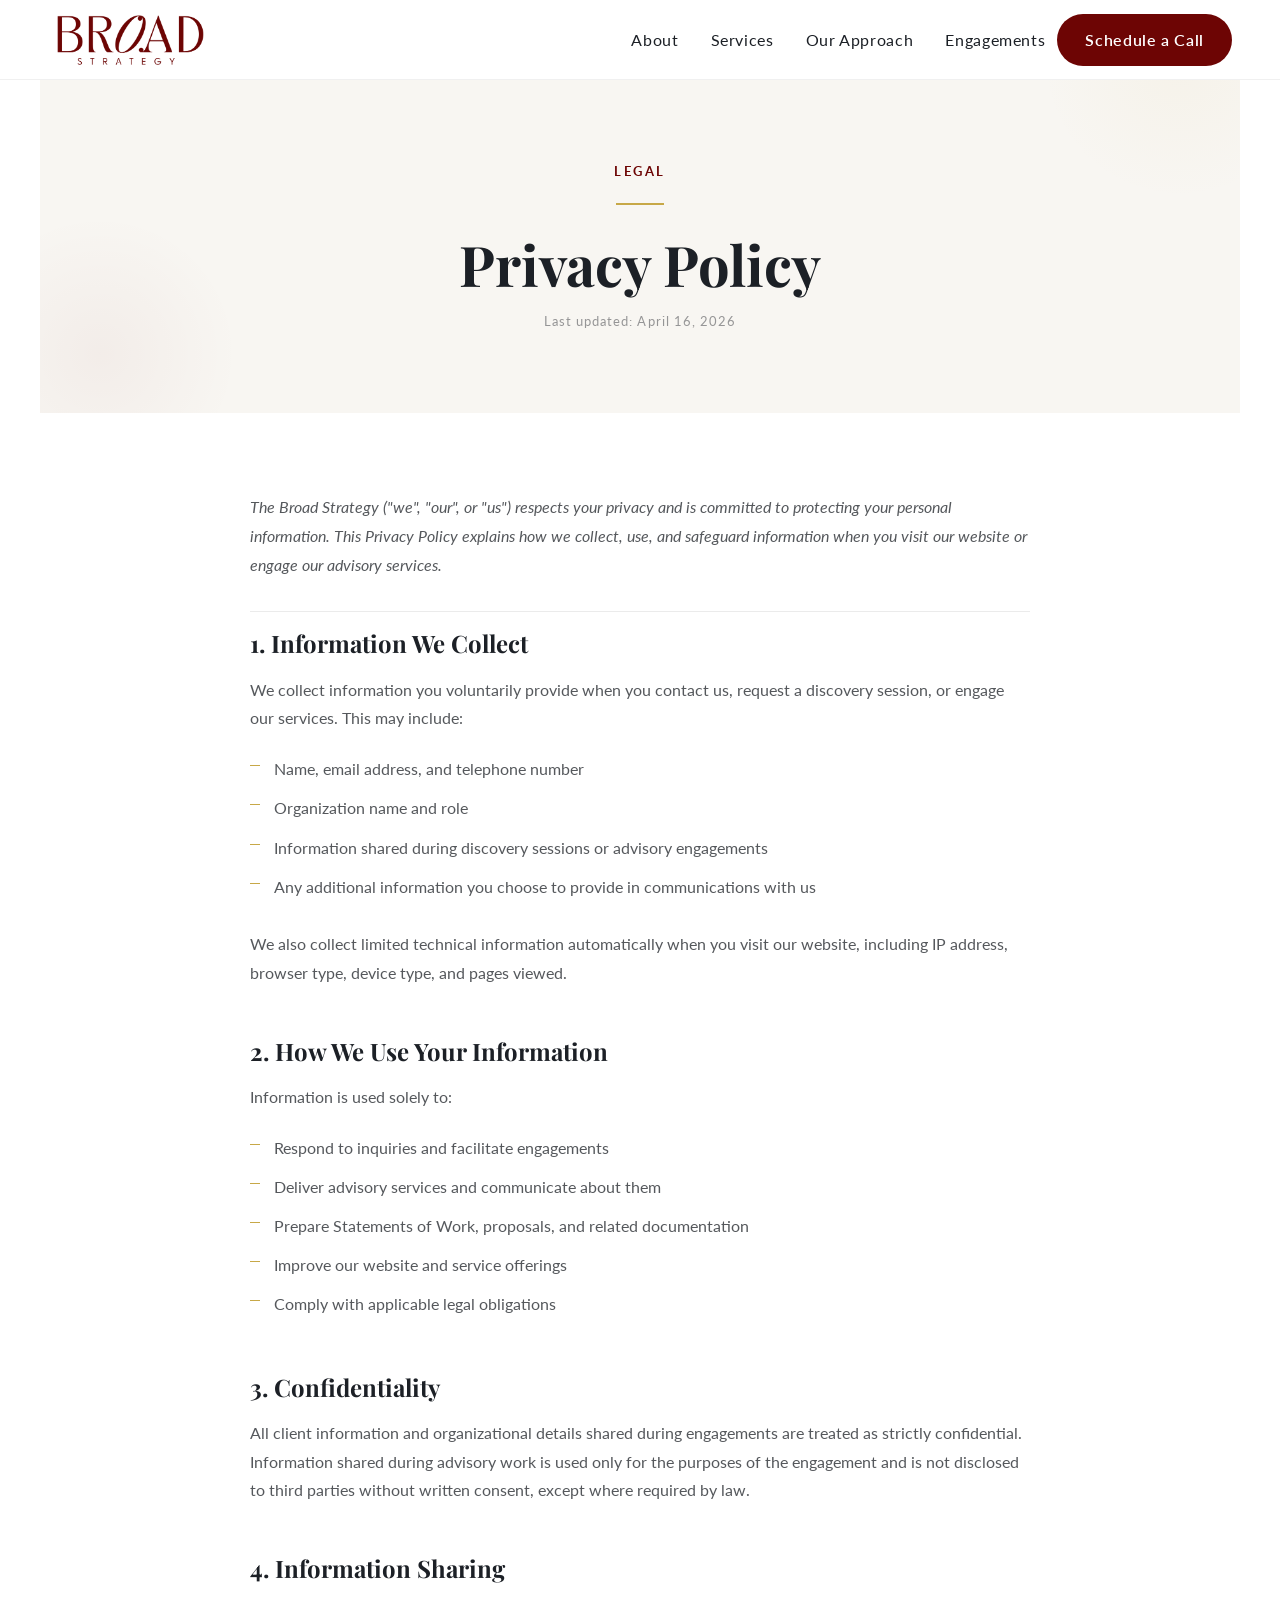
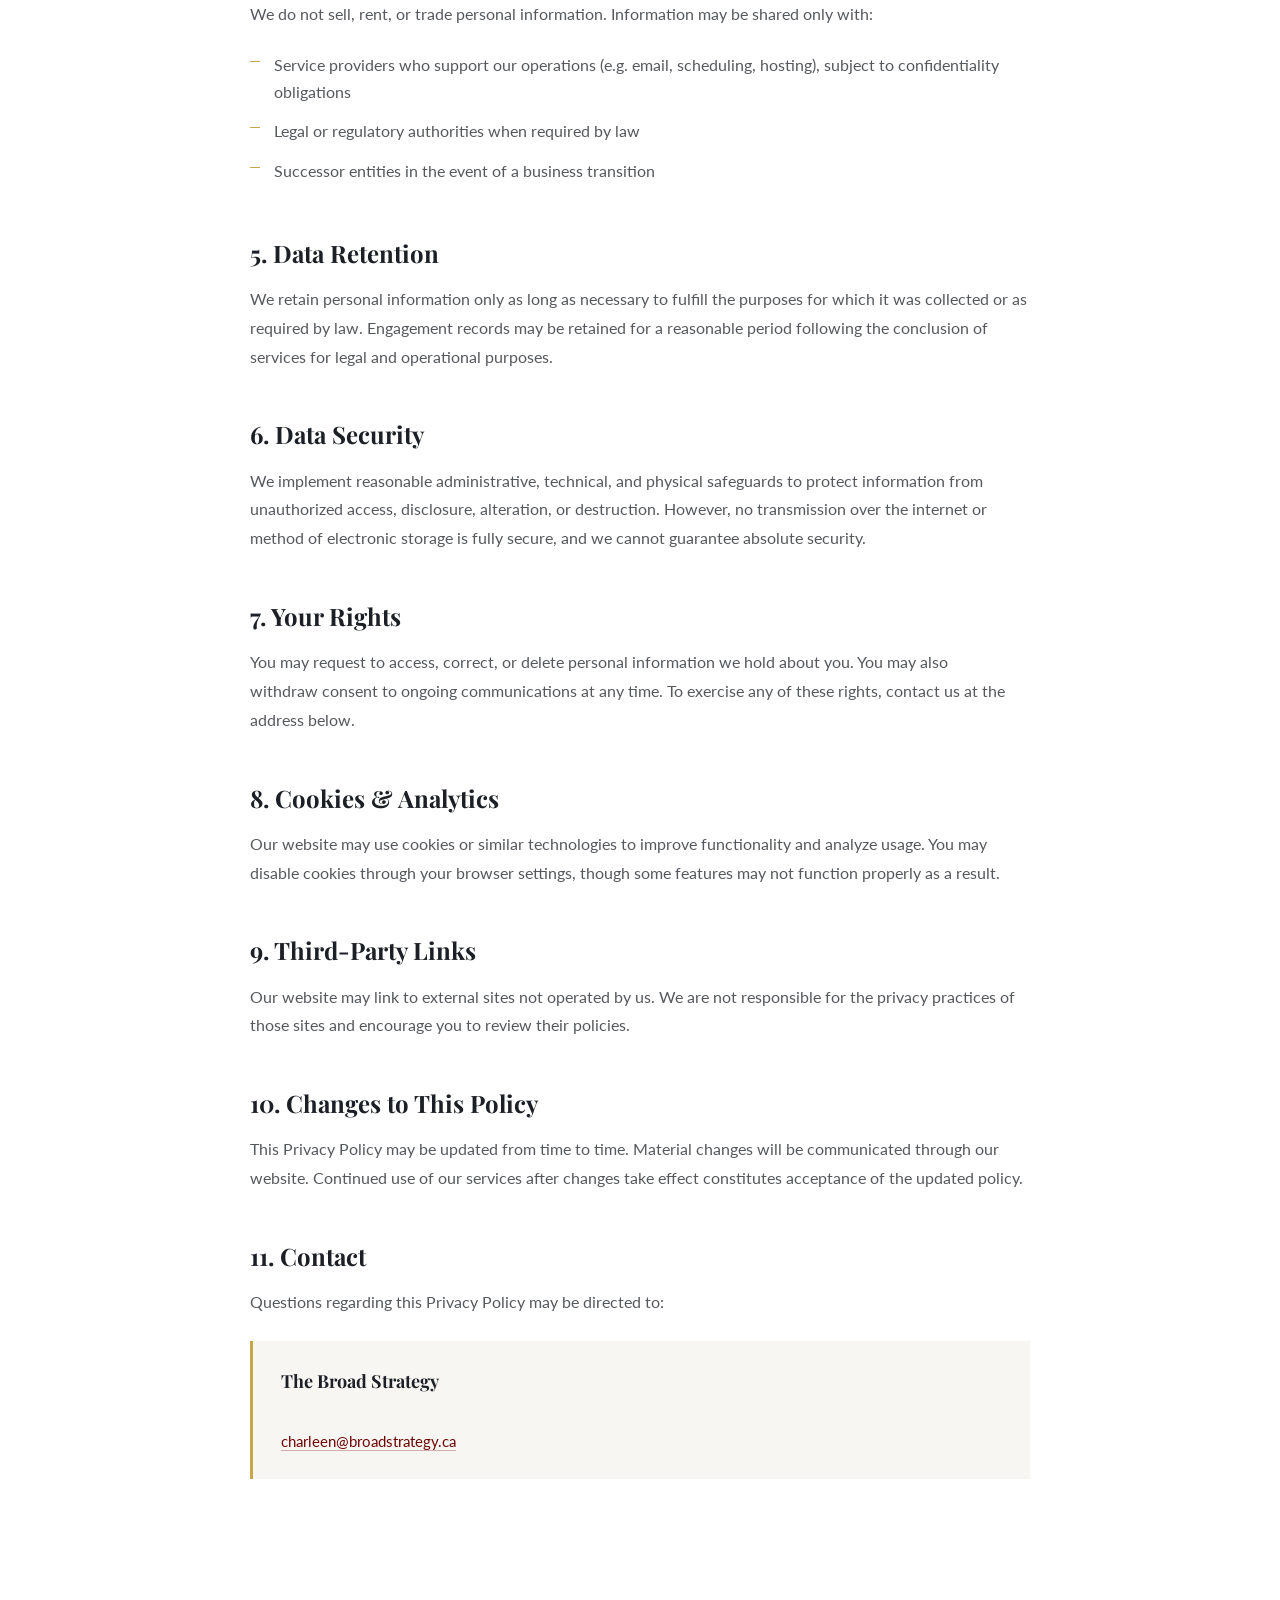
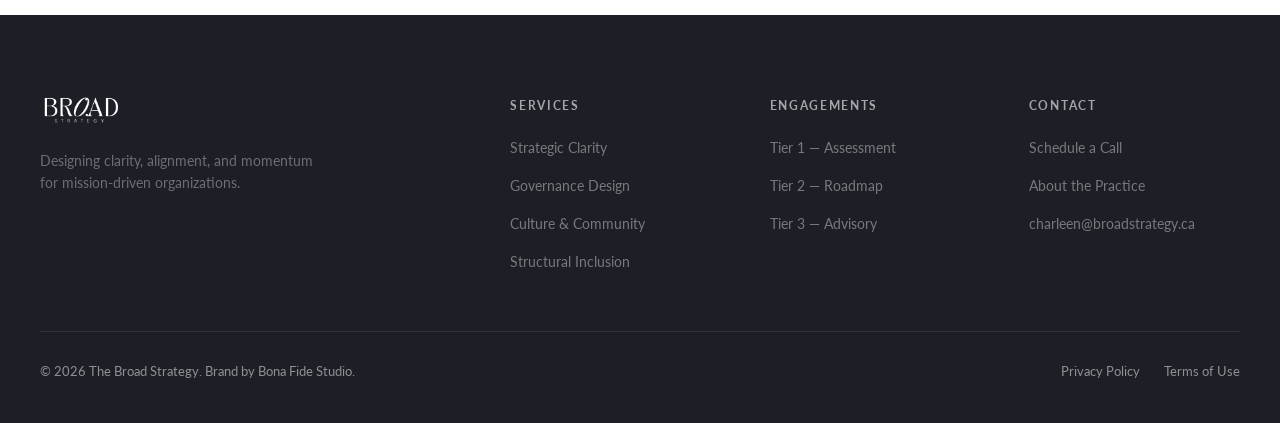
<file: privacy.html>
<!DOCTYPE html>
<html lang="en">
<head>
  <meta charset="UTF-8" />
  <meta name="viewport" content="width=device-width, initial-scale=1.0" />
  <title>Privacy Policy — The Broad Strategy</title>
  <meta name="description" content="Privacy Policy for The Broad Strategy — Strategic Planning & Advisory." />

  <link rel="preconnect" href="https://fonts.googleapis.com" />
  <link rel="preconnect" href="https://fonts.gstatic.com" crossorigin />
  <link href="https://fonts.googleapis.com/css2?family=Playfair+Display:ital,wght@0,400;0,500;0,700;1,400;1,700&family=Lato:wght@300;400;600;700&display=swap" rel="stylesheet" />

  <link rel="stylesheet" href="css/v2.css" />
  <link rel="stylesheet" href="css/legal.css" />
</head>
<body>

<!-- ═══════════════════════════════════════════════
     NAV
     ═══════════════════════════════════════════════ -->
<nav id="navbar">
  <a href="index.html" class="nav-logo">
    <img src="images/Broad-logo.png" alt="The Broad Strategy" />
  </a>

  <button class="nav-toggle" id="nav-toggle" aria-label="Toggle navigation" aria-expanded="false">
    <span></span><span></span><span></span>
  </button>

  <div class="nav-right" id="nav-links">
    <ul class="nav-links">
      <li><a href="index.html#about">About</a></li>
      <li><a href="index.html#services">Services</a></li>
      <li><a href="index.html#process">Our Approach</a></li>
      <li><a href="index.html#tiers">Engagements</a></li>
    </ul>
    <a href="index.html#cta" class="nav-cta">Schedule a Call</a>
  </div>
</nav>


<!-- ═══════════════════════════════════════════════
     LEGAL PAGE
     ═══════════════════════════════════════════════ -->
<section class="legal-hero">
  <div class="legal-hero-inner">
    <p class="hero-label">Legal</p>
    <div class="hero-divider"></div>
    <h1 class="hero-h1">Privacy Policy</h1>
    <p class="legal-updated">Last updated: April 16, 2026</p>
  </div>
</section>

<section class="legal-content">
  <div class="legal-inner">

    <p class="legal-intro">
      The Broad Strategy ("we", "our", or "us") respects your privacy and is committed to protecting your personal information. This Privacy Policy explains how we collect, use, and safeguard information when you visit our website or engage our advisory services.
    </p>

    <h2>1. Information We Collect</h2>
    <p>
      We collect information you voluntarily provide when you contact us, request a discovery session, or engage our services. This may include:
    </p>
    <ul>
      <li>Name, email address, and telephone number</li>
      <li>Organization name and role</li>
      <li>Information shared during discovery sessions or advisory engagements</li>
      <li>Any additional information you choose to provide in communications with us</li>
    </ul>
    <p>
      We also collect limited technical information automatically when you visit our website, including IP address, browser type, device type, and pages viewed.
    </p>

    <h2>2. How We Use Your Information</h2>
    <p>
      Information is used solely to:
    </p>
    <ul>
      <li>Respond to inquiries and facilitate engagements</li>
      <li>Deliver advisory services and communicate about them</li>
      <li>Prepare Statements of Work, proposals, and related documentation</li>
      <li>Improve our website and service offerings</li>
      <li>Comply with applicable legal obligations</li>
    </ul>

    <h2>3. Confidentiality</h2>
    <p>
      All client information and organizational details shared during engagements are treated as strictly confidential. Information shared during advisory work is used only for the purposes of the engagement and is not disclosed to third parties without written consent, except where required by law.
    </p>

    <h2>4. Information Sharing</h2>
    <p>
      We do not sell, rent, or trade personal information. Information may be shared only with:
    </p>
    <ul>
      <li>Service providers who support our operations (e.g. email, scheduling, hosting), subject to confidentiality obligations</li>
      <li>Legal or regulatory authorities when required by law</li>
      <li>Successor entities in the event of a business transition</li>
    </ul>

    <h2>5. Data Retention</h2>
    <p>
      We retain personal information only as long as necessary to fulfill the purposes for which it was collected or as required by law. Engagement records may be retained for a reasonable period following the conclusion of services for legal and operational purposes.
    </p>

    <h2>6. Data Security</h2>
    <p>
      We implement reasonable administrative, technical, and physical safeguards to protect information from unauthorized access, disclosure, alteration, or destruction. However, no transmission over the internet or method of electronic storage is fully secure, and we cannot guarantee absolute security.
    </p>

    <h2>7. Your Rights</h2>
    <p>
      You may request to access, correct, or delete personal information we hold about you. You may also withdraw consent to ongoing communications at any time. To exercise any of these rights, contact us at the address below.
    </p>

    <h2>8. Cookies &amp; Analytics</h2>
    <p>
      Our website may use cookies or similar technologies to improve functionality and analyze usage. You may disable cookies through your browser settings, though some features may not function properly as a result.
    </p>

    <h2>9. Third-Party Links</h2>
    <p>
      Our website may link to external sites not operated by us. We are not responsible for the privacy practices of those sites and encourage you to review their policies.
    </p>

    <h2>10. Changes to This Policy</h2>
    <p>
      This Privacy Policy may be updated from time to time. Material changes will be communicated through our website. Continued use of our services after changes take effect constitutes acceptance of the updated policy.
    </p>

    <h2>11. Contact</h2>
    <p>
      Questions regarding this Privacy Policy may be directed to:
    </p>
    <p class="legal-contact">
      <strong>The Broad Strategy</strong><br>
      <a href="mailto:charleen@broadstrategy.ca">charleen@broadstrategy.ca</a>
    </p>

  </div>
</section>


<!-- ═══════════════════════════════════════════════
     FOOTER
     ═══════════════════════════════════════════════ -->
<footer>
  <div class="footer-inner">
    <div class="footer-top">
      <div class="footer-brand">
        <a href="index.html" class="footer-logo">
          <img src="images/Broad-logo.png" alt="The Broad Strategy" />
        </a>
        <p class="footer-tagline">Designing clarity, alignment, and momentum for mission-driven organizations.</p>
      </div>

      <div class="footer-col">
        <h4 class="footer-col-title">Services</h4>
        <ul>
          <li><a href="index.html#services">Strategic Clarity</a></li>
          <li><a href="index.html#services">Governance Design</a></li>
          <li><a href="index.html#services">Culture &amp; Community</a></li>
          <li><a href="index.html#services">Structural Inclusion</a></li>
        </ul>
      </div>

      <div class="footer-col">
        <h4 class="footer-col-title">Engagements</h4>
        <ul>
          <li><a href="index.html#tiers">Tier 1 &mdash; Assessment</a></li>
          <li><a href="index.html#tiers">Tier 2 &mdash; Roadmap</a></li>
          <li><a href="index.html#tiers">Tier 3 &mdash; Advisory</a></li>
        </ul>
      </div>

      <div class="footer-col">
        <h4 class="footer-col-title">Contact</h4>
        <ul>
          <li><a href="index.html#cta">Schedule a Call</a></li>
          <li><a href="index.html#about">About the Practice</a></li>
          <li><a href="mailto:charleen@broadstrategy.ca">charleen@broadstrategy.ca</a></li>
        </ul>
      </div>
    </div>

    <div class="footer-bottom">
      <p>&copy; 2026 The Broad Strategy. Brand by <a href="https://bonafidestudio.ca" target="_blank" rel="noopener">Bona Fide Studio</a>.</p>
      <div class="footer-legal">
        <a href="privacy.html">Privacy Policy</a>
        <a href="terms.html">Terms of Use</a>
      </div>
    </div>
  </div>
</footer>


<script>
(function () {
  'use strict';
  const navbar = document.getElementById('navbar');
  if (navbar) {
    window.addEventListener('scroll', () => {
      navbar.classList.toggle('scrolled', window.scrollY > 20);
    }, { passive: true });
  }

  const navToggle = document.getElementById('nav-toggle');
  const navLinks = document.getElementById('nav-links');
  if (navToggle && navLinks) {
    navToggle.addEventListener('click', () => {
      const isOpen = navLinks.classList.toggle('nav-open');
      navToggle.setAttribute('aria-expanded', isOpen);
      document.body.classList.toggle('nav-overlay-active', isOpen);
    });
  }
})();
</script>
</body>
</html>
</file>
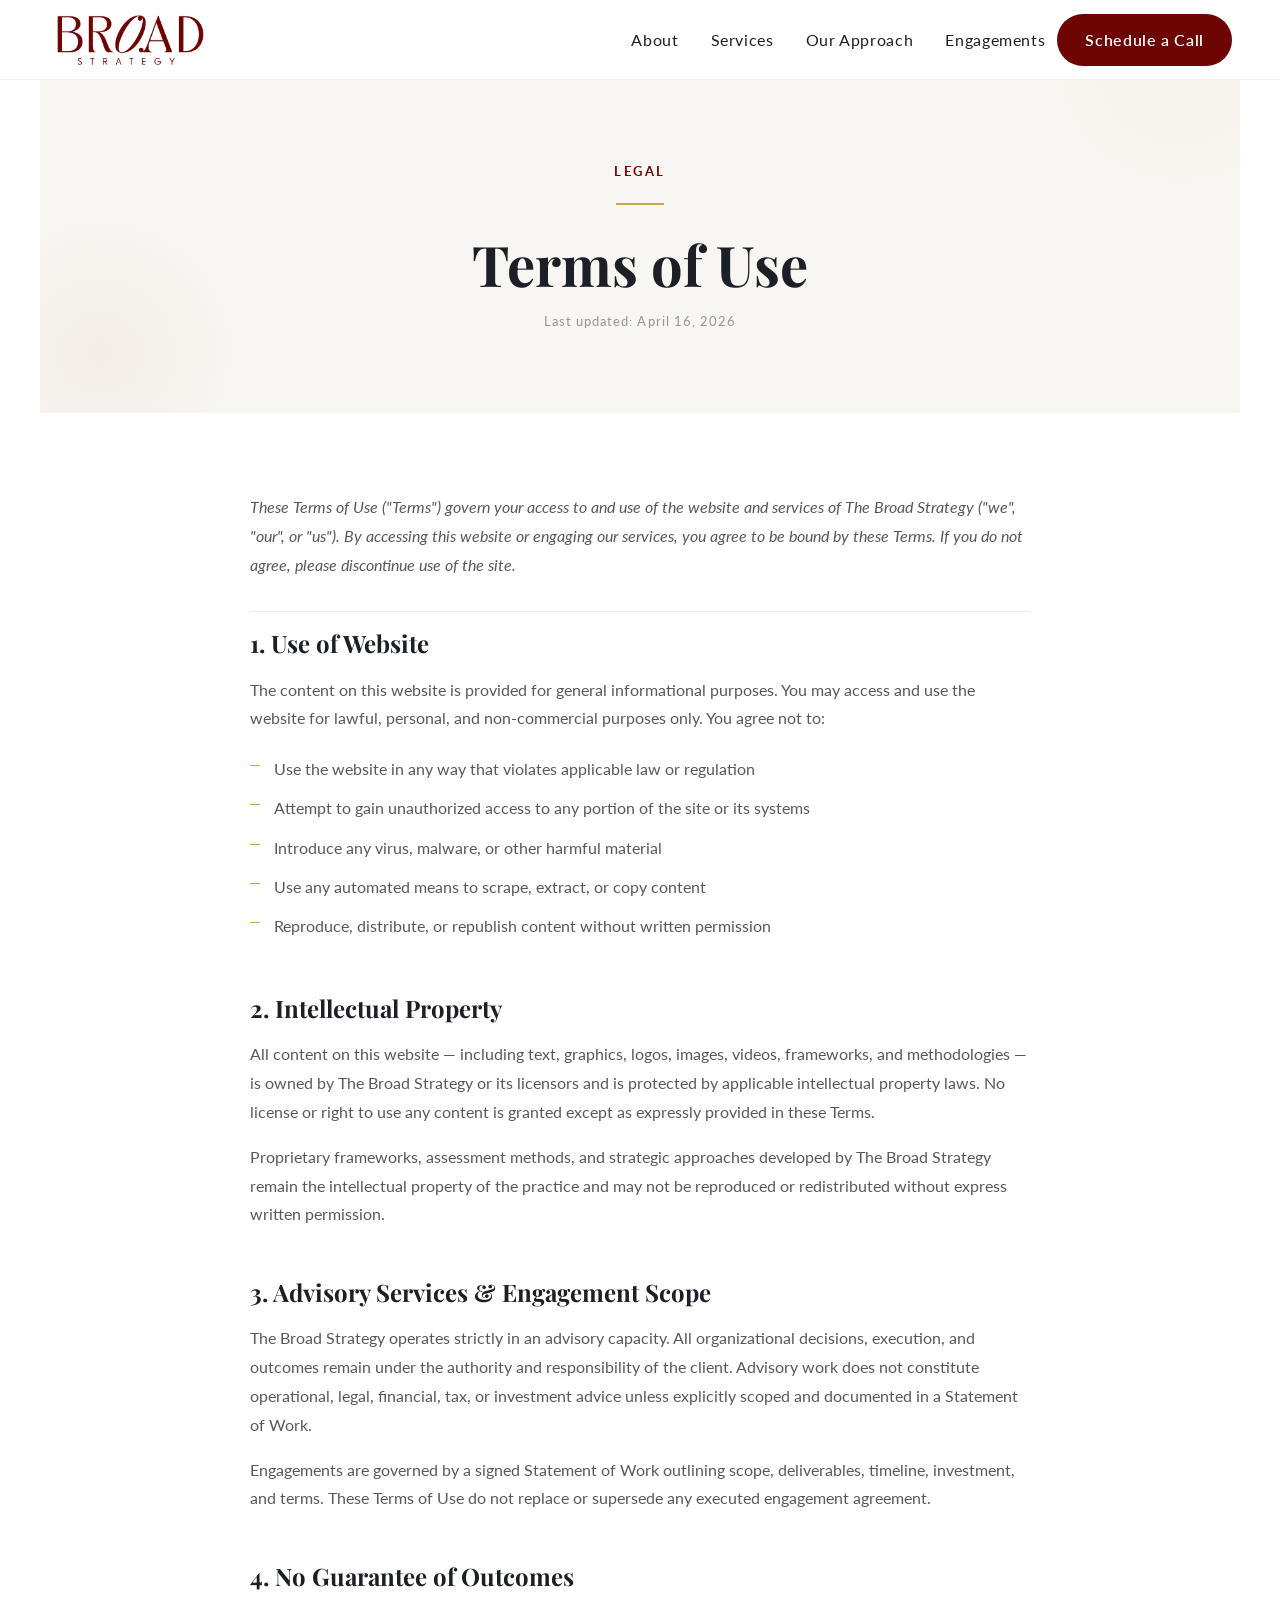
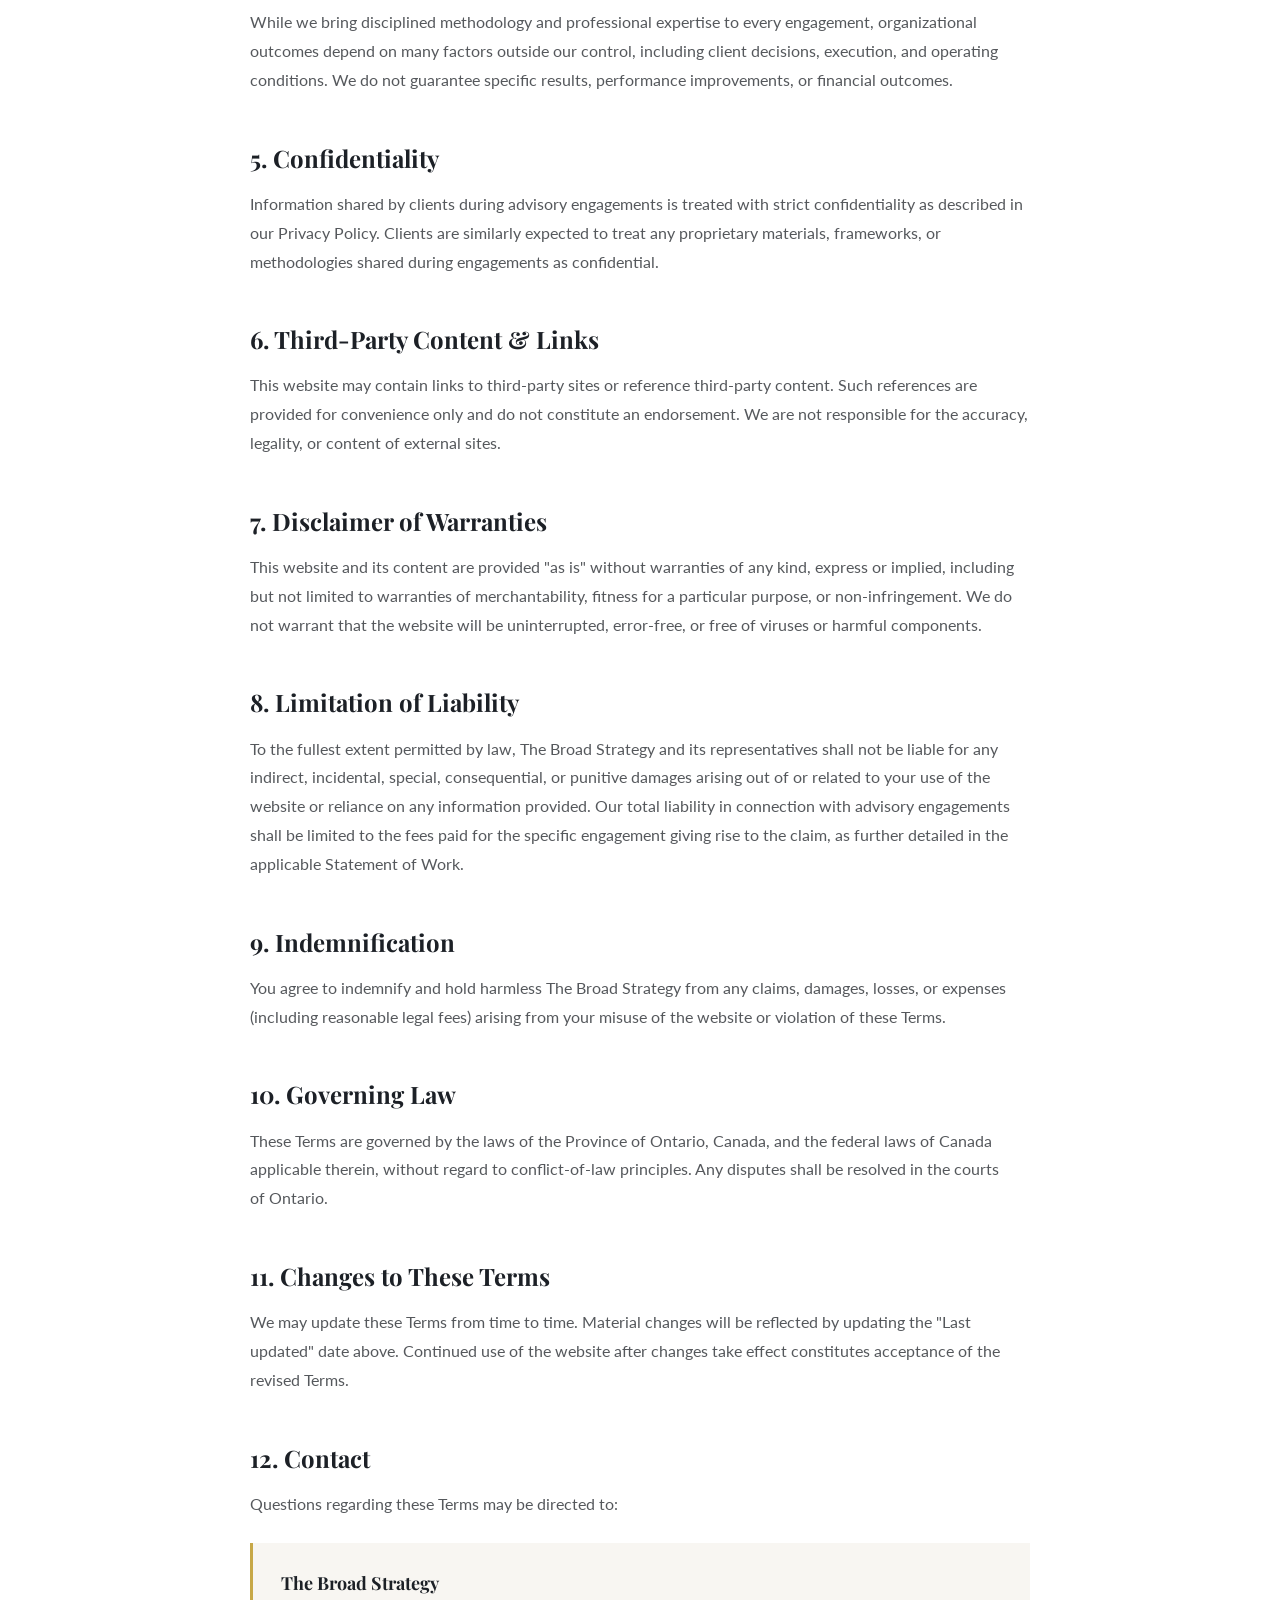
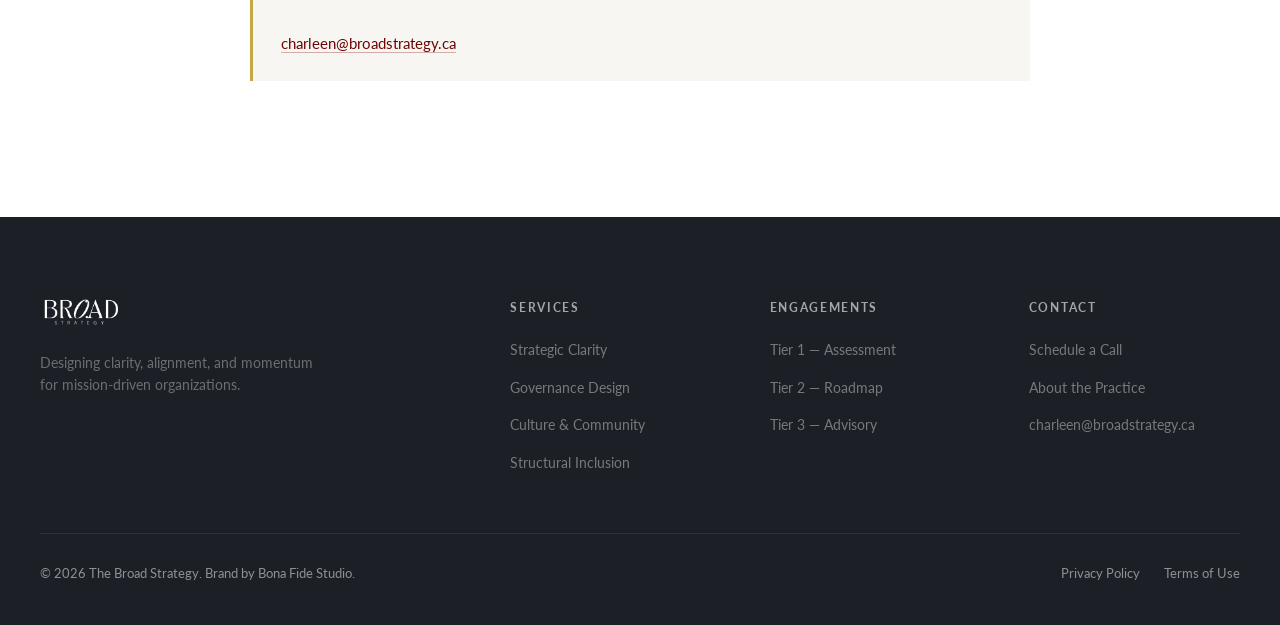
<file: terms.html>
<!DOCTYPE html>
<html lang="en">
<head>
  <meta charset="UTF-8" />
  <meta name="viewport" content="width=device-width, initial-scale=1.0" />
  <title>Terms of Use — The Broad Strategy</title>
  <meta name="description" content="Terms of Use for The Broad Strategy — Strategic Planning & Advisory." />

  <link rel="preconnect" href="https://fonts.googleapis.com" />
  <link rel="preconnect" href="https://fonts.gstatic.com" crossorigin />
  <link href="https://fonts.googleapis.com/css2?family=Playfair+Display:ital,wght@0,400;0,500;0,700;1,400;1,700&family=Lato:wght@300;400;600;700&display=swap" rel="stylesheet" />

  <link rel="stylesheet" href="css/v2.css" />
  <link rel="stylesheet" href="css/legal.css" />
</head>
<body>

<!-- ═══════════════════════════════════════════════
     NAV
     ═══════════════════════════════════════════════ -->
<nav id="navbar">
  <a href="index.html" class="nav-logo">
    <img src="images/Broad-logo.png" alt="The Broad Strategy" />
  </a>

  <button class="nav-toggle" id="nav-toggle" aria-label="Toggle navigation" aria-expanded="false">
    <span></span><span></span><span></span>
  </button>

  <div class="nav-right" id="nav-links">
    <ul class="nav-links">
      <li><a href="index.html#about">About</a></li>
      <li><a href="index.html#services">Services</a></li>
      <li><a href="index.html#process">Our Approach</a></li>
      <li><a href="index.html#tiers">Engagements</a></li>
    </ul>
    <a href="index.html#cta" class="nav-cta">Schedule a Call</a>
  </div>
</nav>


<!-- ═══════════════════════════════════════════════
     LEGAL PAGE
     ═══════════════════════════════════════════════ -->
<section class="legal-hero">
  <div class="legal-hero-inner">
    <p class="hero-label">Legal</p>
    <div class="hero-divider"></div>
    <h1 class="hero-h1">Terms of Use</h1>
    <p class="legal-updated">Last updated: April 16, 2026</p>
  </div>
</section>

<section class="legal-content">
  <div class="legal-inner">

    <p class="legal-intro">
      These Terms of Use ("Terms") govern your access to and use of the website and services of The Broad Strategy ("we", "our", or "us"). By accessing this website or engaging our services, you agree to be bound by these Terms. If you do not agree, please discontinue use of the site.
    </p>

    <h2>1. Use of Website</h2>
    <p>
      The content on this website is provided for general informational purposes. You may access and use the website for lawful, personal, and non-commercial purposes only. You agree not to:
    </p>
    <ul>
      <li>Use the website in any way that violates applicable law or regulation</li>
      <li>Attempt to gain unauthorized access to any portion of the site or its systems</li>
      <li>Introduce any virus, malware, or other harmful material</li>
      <li>Use any automated means to scrape, extract, or copy content</li>
      <li>Reproduce, distribute, or republish content without written permission</li>
    </ul>

    <h2>2. Intellectual Property</h2>
    <p>
      All content on this website &mdash; including text, graphics, logos, images, videos, frameworks, and methodologies &mdash; is owned by The Broad Strategy or its licensors and is protected by applicable intellectual property laws. No license or right to use any content is granted except as expressly provided in these Terms.
    </p>
    <p>
      Proprietary frameworks, assessment methods, and strategic approaches developed by The Broad Strategy remain the intellectual property of the practice and may not be reproduced or redistributed without express written permission.
    </p>

    <h2>3. Advisory Services &amp; Engagement Scope</h2>
    <p>
      The Broad Strategy operates strictly in an advisory capacity. All organizational decisions, execution, and outcomes remain under the authority and responsibility of the client. Advisory work does not constitute operational, legal, financial, tax, or investment advice unless explicitly scoped and documented in a Statement of Work.
    </p>
    <p>
      Engagements are governed by a signed Statement of Work outlining scope, deliverables, timeline, investment, and terms. These Terms of Use do not replace or supersede any executed engagement agreement.
    </p>

    <h2>4. No Guarantee of Outcomes</h2>
    <p>
      While we bring disciplined methodology and professional expertise to every engagement, organizational outcomes depend on many factors outside our control, including client decisions, execution, and operating conditions. We do not guarantee specific results, performance improvements, or financial outcomes.
    </p>

    <h2>5. Confidentiality</h2>
    <p>
      Information shared by clients during advisory engagements is treated with strict confidentiality as described in our Privacy Policy. Clients are similarly expected to treat any proprietary materials, frameworks, or methodologies shared during engagements as confidential.
    </p>

    <h2>6. Third-Party Content &amp; Links</h2>
    <p>
      This website may contain links to third-party sites or reference third-party content. Such references are provided for convenience only and do not constitute an endorsement. We are not responsible for the accuracy, legality, or content of external sites.
    </p>

    <h2>7. Disclaimer of Warranties</h2>
    <p>
      This website and its content are provided "as is" without warranties of any kind, express or implied, including but not limited to warranties of merchantability, fitness for a particular purpose, or non-infringement. We do not warrant that the website will be uninterrupted, error-free, or free of viruses or harmful components.
    </p>

    <h2>8. Limitation of Liability</h2>
    <p>
      To the fullest extent permitted by law, The Broad Strategy and its representatives shall not be liable for any indirect, incidental, special, consequential, or punitive damages arising out of or related to your use of the website or reliance on any information provided. Our total liability in connection with advisory engagements shall be limited to the fees paid for the specific engagement giving rise to the claim, as further detailed in the applicable Statement of Work.
    </p>

    <h2>9. Indemnification</h2>
    <p>
      You agree to indemnify and hold harmless The Broad Strategy from any claims, damages, losses, or expenses (including reasonable legal fees) arising from your misuse of the website or violation of these Terms.
    </p>

    <h2>10. Governing Law</h2>
    <p>
      These Terms are governed by the laws of the Province of Ontario, Canada, and the federal laws of Canada applicable therein, without regard to conflict-of-law principles. Any disputes shall be resolved in the courts of Ontario.
    </p>

    <h2>11. Changes to These Terms</h2>
    <p>
      We may update these Terms from time to time. Material changes will be reflected by updating the "Last updated" date above. Continued use of the website after changes take effect constitutes acceptance of the revised Terms.
    </p>

    <h2>12. Contact</h2>
    <p>
      Questions regarding these Terms may be directed to:
    </p>
    <p class="legal-contact">
      <strong>The Broad Strategy</strong><br>
      <a href="mailto:charleen@broadstrategy.ca">charleen@broadstrategy.ca</a>
    </p>

  </div>
</section>


<!-- ═══════════════════════════════════════════════
     FOOTER
     ═══════════════════════════════════════════════ -->
<footer>
  <div class="footer-inner">
    <div class="footer-top">
      <div class="footer-brand">
        <a href="index.html" class="footer-logo">
          <img src="images/Broad-logo.png" alt="The Broad Strategy" />
        </a>
        <p class="footer-tagline">Designing clarity, alignment, and momentum for mission-driven organizations.</p>
      </div>

      <div class="footer-col">
        <h4 class="footer-col-title">Services</h4>
        <ul>
          <li><a href="index.html#services">Strategic Clarity</a></li>
          <li><a href="index.html#services">Governance Design</a></li>
          <li><a href="index.html#services">Culture &amp; Community</a></li>
          <li><a href="index.html#services">Structural Inclusion</a></li>
        </ul>
      </div>

      <div class="footer-col">
        <h4 class="footer-col-title">Engagements</h4>
        <ul>
          <li><a href="index.html#tiers">Tier 1 &mdash; Assessment</a></li>
          <li><a href="index.html#tiers">Tier 2 &mdash; Roadmap</a></li>
          <li><a href="index.html#tiers">Tier 3 &mdash; Advisory</a></li>
        </ul>
      </div>

      <div class="footer-col">
        <h4 class="footer-col-title">Contact</h4>
        <ul>
          <li><a href="index.html#cta">Schedule a Call</a></li>
          <li><a href="index.html#about">About the Practice</a></li>
          <li><a href="mailto:charleen@broadstrategy.ca">charleen@broadstrategy.ca</a></li>
        </ul>
      </div>
    </div>

    <div class="footer-bottom">
      <p>&copy; 2026 The Broad Strategy. Brand by <a href="https://bonafidestudio.ca" target="_blank" rel="noopener">Bona Fide Studio</a>.</p>
      <div class="footer-legal">
        <a href="privacy.html">Privacy Policy</a>
        <a href="terms.html">Terms of Use</a>
      </div>
    </div>
  </div>
</footer>


<script>
(function () {
  'use strict';
  const navbar = document.getElementById('navbar');
  if (navbar) {
    window.addEventListener('scroll', () => {
      navbar.classList.toggle('scrolled', window.scrollY > 20);
    }, { passive: true });
  }

  const navToggle = document.getElementById('nav-toggle');
  const navLinks = document.getElementById('nav-links');
  if (navToggle && navLinks) {
    navToggle.addEventListener('click', () => {
      const isOpen = navLinks.classList.toggle('nav-open');
      navToggle.setAttribute('aria-expanded', isOpen);
      document.body.classList.toggle('nav-overlay-active', isOpen);
    });
  }
})();
</script>
</body>
</html>
</file>
<file: css/v2.css>
/* ══════════════════════════════════════════════════
   The Broad Strategy — V2 Stylesheet
   Inspired by Monochromatic Partners editorial vibe
   Brand: Crimson, Gold, Charcoal / Playfair + Lato
   ══════════════════════════════════════════════════ */

/* ── Tokens ── */
:root {
  --crimson:    #6D0504;
  --crimson-dk: #4a0303;
  --gold:       #C7A848;
  --gold-lt:    #d4b75e;
  --charcoal:   #1C2026;
  --black:      #000000;
  --white:      #FFFFFF;
  --gray-lt:    #EDEDED;
  --gray-md:    #9a9a9a;
  --off-white:  #F8F6F2;

  --font-serif: 'Playfair Display', serif;
  --font-sans:  'Lato', sans-serif;

  --site-max:   1200px;
  --nav-height: 80px;
  --section-py: 120px;
  --ease:       .35s cubic-bezier(.25,.46,.45,.94);
}

/* ── Reset ── */
*, *::before, *::after { box-sizing: border-box; margin: 0; padding: 0; }
html { scroll-behavior: smooth; }
body {
  font-family: var(--font-sans);
  font-weight: 400;
  font-size: 17px;
  line-height: 1.75;
  color: var(--charcoal);
  background: var(--white);
  overflow-x: hidden;
  -webkit-font-smoothing: antialiased;
}
img { max-width: 100%; display: block; }
a { color: inherit; }
ul { list-style: none; }
body.nav-overlay-active { overflow: hidden; }


/* ════════════════════════════════════════════════
   ANIMATIONS
   ════════════════════════════════════════════════ */
.anim {
  opacity: 0;
  will-change: opacity, transform;
  transition: opacity .7s var(--ease), transform .7s var(--ease);
}
.anim--fade { transform: none; }
.anim--fade-up { transform: translateY(32px); }
.anim--slide-up { transform: translateY(48px); }
.anim--visible {
  opacity: 1;
  transform: none;
}


/* ════════════════════════════════════════════════
   NAV
   ════════════════════════════════════════════════ */
nav {
  position: fixed;
  top: 0; left: 0; right: 0;
  z-index: 100;
  display: flex;
  align-items: center;
  justify-content: space-between;
  padding: 0 48px;
  height: var(--nav-height);
  background: var(--white);
  border-bottom: 1px solid rgba(0,0,0,.06);
  transition: box-shadow .3s;
}
nav.scrolled { box-shadow: 0 2px 24px rgba(0,0,0,.07); }

.nav-logo { display: flex; align-items: center; text-decoration: none; }
.nav-logo img { height: 60px; width: auto; }

.nav-right {
  display: flex;
  align-items: center;
  gap: 12px;
}
.nav-links {
  display: flex;
  align-items: center;
  gap: 32px;
}
.nav-links a {
  text-decoration: none;
  font-family: var(--font-sans);
  font-size: 16px;
  font-weight: 400;
  letter-spacing: .04em;
  text-transform: none;
  color: var(--charcoal);
  padding: 6px 0;
  position: relative;
  transition: color .2s;
}
.nav-links a::after {
  content: '';
  position: absolute;
  bottom: 0; left: 0;
  width: 0; height: 2px;
  background: var(--crimson);
  transition: width .3s;
}
.nav-links a:hover { color: var(--crimson); }
.nav-links a:hover::after { width: 100%; }

.nav-cta {
  display: inline-flex;
  align-items: center;
  background: var(--crimson);
  color: var(--white);
  font-family: var(--font-sans);
  font-size: 16px;
  font-weight: 600;
  letter-spacing: .04em;
  text-transform: none;
  text-decoration: none;
  padding: 12px 28px;
  border-radius: 100px;
  transition: background .25s, transform .25s;
}
.nav-cta:hover { background: var(--crimson-dk); transform: translateY(-1px); }

.nav-toggle {
  display: none;
  flex-direction: column;
  gap: 5px;
  background: none;
  border: none;
  cursor: pointer;
  padding: 4px;
}
.nav-toggle span {
  display: block;
  width: 24px;
  height: 2px;
  background: var(--charcoal);
}


/* ════════════════════════════════════════════════
   BUTTONS
   ════════════════════════════════════════════════ */
.btn-pill {
  display: inline-flex;
  align-items: center;
  gap: 10px;
  background: var(--crimson);
  color: var(--white);
  font-family: var(--font-sans);
  font-size: 14px;
  font-weight: 600;
  letter-spacing: .06em;
  text-transform: uppercase;
  text-decoration: none;
  padding: 18px 36px;
  border-radius: 100px;
  transition: background .25s, transform .25s;
}
.btn-pill:hover { background: var(--crimson-dk); transform: translateY(-2px); }
.btn-pill--light {
  background: var(--white);
  color: var(--crimson);
}
.btn-pill--light:hover { background: var(--off-white); }
.btn-pill--outline {
  background: transparent;
  color: var(--white);
  border: 1px solid rgba(255,255,255,.3);
}
.btn-pill--outline:hover { border-color: var(--gold); color: var(--gold); }
.btn-arrow {
  display: inline-flex;
  align-items: center;
  justify-content: center;
  transition: transform .2s;
}
.btn-arrow svg {
  width: 18px;
  height: auto;
  stroke: currentColor;
}
.btn-pill:hover .btn-arrow { transform: translateX(4px); }
.btn-text .btn-arrow { color: var(--gold); }
.btn-text .btn-arrow svg { width: 16px; }
.btn-text:hover .btn-arrow { transform: translateX(4px); }

.btn-text {
  display: inline-flex;
  align-items: center;
  gap: 8px;
  font-family: var(--font-sans);
  font-size: 14px;
  font-weight: 600;
  letter-spacing: .06em;
  text-transform: uppercase;
  text-decoration: none;
  color: var(--crimson);
  transition: gap .2s;
}
.btn-text:hover { gap: 14px; }


/* ════════════════════════════════════════════════
   TYPOGRAPHY HELPERS
   ════════════════════════════════════════════════ */
.accent { color: var(--crimson); }
.accent-gold { color: var(--gold); }

.tag {
  font-family: var(--font-sans);
  font-size: 12px;
  font-weight: 700;
  letter-spacing: .2em;
  text-transform: uppercase;
  color: var(--crimson);
  display: block;
  width: fit-content;
  padding: 6px 16px;
  border: 1px solid rgba(109,5,4,.15);
  border-radius: 100px;
  margin: 0 auto 24px;
  text-align: center;
}
.tag--light {
  color: var(--gold);
  border-color: rgba(199,168,72,.25);
}

.heading-lg {
  font-family: var(--font-serif);
  font-size: clamp(32px, 4vw, 52px);
  font-weight: 700;
  line-height: 1.15;
  color: var(--charcoal);
  margin-bottom: 24px;
  text-align: center;
  text-wrap: balance;
}
.heading-lg--light { color: var(--white); }

.body-text {
  font-family: var(--font-sans);
  font-size: 17px;
  line-height: 1.8;
  color: rgba(28,32,38,.7);
  max-width: 560px;
  margin-bottom: 20px;
  text-wrap: pretty;
}
.body-text--light { color: rgba(255,255,255,.6); max-width: 560px; }
.body-text--muted { color: rgba(255,255,255,.4); }

/* Intro paragraph that sits below a centered section heading */
.section-intro-text {
  max-width: 640px;
  margin: 0 auto 56px;
  text-align: center;
}


/* ════════════════════════════════════════════════
   HERO
   ════════════════════════════════════════════════ */
#hero {
  position: relative;
  width: 100%;
  height: 100vh;
  overflow: hidden;
  max-width: none;
  padding: 0;
  margin: 0;
}

.hero-video {
  position: absolute;
  top: 50%;
  left: 50%;
  transform: translate(-50%, -50%);
  width: 100%;
  height: 100%;
  object-fit: cover;
  object-position: center 60%;
}

/* ── Intro (text section below hero) ── */
.intro-section {
  background: var(--off-white);
  max-width: none;
  padding: var(--section-py) 40px;
  text-align: center;
  display: flex;
  align-items: center;
  justify-content: center;
}

.intro-inner {
  max-width: 780px;
}

.hero-label {
  font-family: var(--font-sans);
  font-size: 13px;
  font-weight: 700;
  letter-spacing: .2em;
  text-transform: uppercase;
  color: var(--crimson);
  margin-bottom: 20px;
}

.hero-divider {
  width: 48px;
  height: 2px;
  background: var(--gold);
  margin: 0 auto 28px;
}

.hero-h1 {
  font-family: var(--font-serif);
  font-size: clamp(40px, 5.5vw, 68px);
  font-weight: 700;
  line-height: 1.1;
  color: var(--charcoal);
  margin-bottom: 28px;
}

.hero-sub {
  text-wrap: balance;
  font-family: var(--font-sans);
  font-size: 18px;
  font-weight: 300;
  line-height: 1.8;
  color: rgba(28,32,38,.55);
  max-width: 520px;
  margin: 0 auto 44px;
}

.hero-actions {
  display: flex;
  justify-content: center;
  gap: 16px;
}


/* ════════════════════════════════════════════════
   SECTIONS — SHARED
   ════════════════════════════════════════════════ */
section {
  padding: var(--section-py) 40px;
  max-width: var(--site-max);
  margin: 0 auto;
}

.section-dark {
  background: var(--charcoal);
  max-width: none;
  padding: var(--section-py) 40px;
}
.section-dark > *:not(.card-grid):not(.tiers-grid) {
  max-width: var(--site-max);
  margin-left: auto;
  margin-right: auto;
}
.section-dark > .card-grid,
.section-dark > .tiers-grid {
  max-width: var(--site-max);
  margin-left: auto;
  margin-right: auto;
}

.section-grid {
  display: grid;
  grid-template-columns: 1fr 1fr;
  gap: 80px;
  align-items: start;
}
.section-left { padding-top: 12px; }


/* ════════════════════════════════════════════════
   ABOUT
   ════════════════════════════════════════════════ */
.about-section {
  max-width: none;
  padding: 0;
}
.about-grid {
  display: grid;
  grid-template-columns: 1fr 2fr;
  min-height: 600px;
}

.about-image {
  position: relative;
  overflow: hidden;
  background: var(--gray-lt);
}
.about-image img {
  width: 100%;
  height: 100%;
  object-fit: cover;
}
.about-image-placeholder {
  width: 100%;
  height: 100%;
  min-height: 500px;
  background: var(--gray-lt);
}

.about-card {
  display: flex;
  flex-direction: column;
  justify-content: center;
  padding: 120px 144px;
  background: var(--white);
}
.about-card .tag {
  margin-left: 0;
  margin-right: auto;
  text-align: left;
}
.about-card .heading-lg {
  text-align: left;
}
.about-card .body-text {
  text-align: left;
}
.about-card .heading-lg {
  margin-bottom: 28px;
}
.about-card .body-text {
  max-width: none;
}
.about-card .btn-text {
  margin-top: 12px;
}


/* ════════════════════════════════════════════════
   MISSION STATEMENT
   ════════════════════════════════════════════════ */
.mission-section {
  background: var(--off-white);
  max-width: none;
  padding: 96px 40px;
  text-align: center;
  position: relative;
  overflow: hidden;
}
.mission-section::before,
.mission-section::after {
  content: '';
  position: absolute;
  width: 320px;
  height: 320px;
  border-radius: 50%;
  pointer-events: none;
  opacity: .5;
}
.mission-section::before {
  background: radial-gradient(circle, rgba(199,168,72,.1), transparent 70%);
  top: -100px;
  left: -100px;
}
.mission-section::after {
  background: radial-gradient(circle, rgba(109,5,4,.08), transparent 70%);
  bottom: -100px;
  right: -100px;
}

.mission-inner {
  max-width: 860px;
  margin: 0 auto;
  position: relative;
  z-index: 1;
}

.mission-divider {
  width: 48px;
  height: 1px;
  background: var(--gold);
  margin: 0 auto 32px;
}
.mission-inner .mission-divider:last-child {
  margin: 32px auto 0;
}

.mission-text {
  font-family: var(--font-serif);
  font-size: clamp(22px, 2.8vw, 32px);
  font-weight: 500;
  font-style: italic;
  line-height: 1.5;
  color: var(--charcoal);
  text-wrap: balance;
}


/* ════════════════════════════════════════════════
   SERVICES — CARD GRID
   ════════════════════════════════════════════════ */
.card-grid {
  display: grid;
  grid-template-columns: repeat(2, 1fr);
  gap: 2px;
  margin-top: 48px;
}

.service-card {
  background: rgba(255,255,255,.04);
  padding: 48px 40px;
  text-decoration: none;
  display: flex;
  flex-direction: column;
  border: 1px solid rgba(255,255,255,.06);
  transition: background .3s, border-color .3s;
  position: relative;
}
.service-card:hover {
  background: rgba(255,255,255,.08);
  border-color: rgba(199,168,72,.15);
}

.service-card-top {
  display: flex;
  align-items: center;
  justify-content: space-between;
  margin-bottom: 24px;
}
.service-letter {
  font-family: var(--font-serif);
  font-size: 32px;
  font-weight: 700;
  color: var(--gold);
  line-height: 1;
}
.service-card-arrow {
  display: inline-flex;
  align-items: center;
  justify-content: center;
  color: rgba(199,168,72,.5);
  transition: color .3s, transform .3s;
}
.service-card-arrow svg {
  width: 22px;
  height: 22px;
  stroke: currentColor;
}
.service-card:hover .service-card-arrow {
  color: var(--gold);
  transform: translate(3px, -3px);
}

.service-card-title {
  font-family: var(--font-serif);
  font-size: 22px;
  font-weight: 700;
  color: var(--white);
  line-height: 1.3;
  margin-bottom: 12px;
}
.service-card-desc {
  font-family: var(--font-sans);
  font-size: 15px;
  line-height: 1.7;
  color: rgba(255,255,255,.45);
}


/* ════════════════════════════════════════════════
   PROCESS
   ════════════════════════════════════════════════ */
.process-grid {
  display: grid;
  grid-template-columns: repeat(3, 1fr);
  gap: 48px;
  margin-top: 56px;
}

.process-card { text-align: center; }

.process-icon {
  width: 56px;
  height: 56px;
  margin: 0 auto 20px;
  color: var(--gold);
}
.process-icon svg { width: 100%; height: 100%; }

.process-num {
  display: block;
  font-family: var(--font-sans);
  font-size: 12px;
  font-weight: 700;
  letter-spacing: .16em;
  color: var(--gold);
  margin-bottom: 12px;
}
.process-title {
  font-family: var(--font-serif);
  font-size: 24px;
  font-weight: 700;
  color: var(--charcoal);
  margin-bottom: 12px;
}
.process-desc {
  font-family: var(--font-sans);
  font-size: 15px;
  line-height: 1.7;
  color: rgba(28,32,38,.55);
}


/* ════════════════════════════════════════════════
   MARQUEE STRIP
   ════════════════════════════════════════════════ */
.marquee-strip {
  background: var(--crimson);
  padding: 14px 0;
  overflow: hidden;
  white-space: nowrap;
}
.marquee-inner {
  display: inline-flex;
  gap: 0;
  animation: marquee 24s linear infinite;
}
.marquee-inner span {
  font-family: var(--font-sans);
  font-size: 11px;
  font-weight: 600;
  letter-spacing: .18em;
  text-transform: uppercase;
  color: rgba(255,255,255,.7);
  padding: 0 28px;
}
.marquee-inner .dot {
  color: var(--gold);
  padding: 0;
  font-size: 16px;
  vertical-align: middle;
}
@keyframes marquee {
  from { transform: translateX(0); }
  to   { transform: translateX(-50%); }
}


/* ════════════════════════════════════════════════
   TIERS
   ════════════════════════════════════════════════ */
.section-tiers {
  position: relative;
  background:
    radial-gradient(ellipse at 20% 0%, rgba(199,168,72,.06), transparent 50%),
    radial-gradient(ellipse at 80% 100%, rgba(109,5,4,.12), transparent 50%),
    var(--charcoal);
  overflow: hidden;
}
.section-tiers::before {
  content: '';
  position: absolute;
  inset: 0;
  background-image:
    linear-gradient(rgba(255,255,255,.015) 1px, transparent 1px),
    linear-gradient(90deg, rgba(255,255,255,.015) 1px, transparent 1px);
  background-size: 48px 48px;
  pointer-events: none;
  z-index: 0;
}
.section-tiers > * {
  position: relative;
  z-index: 1;
}

/* Discovery Session Card */
.discovery-card {
  max-width: 880px;
  margin: 0 auto 64px;
  padding: 40px 48px;
  background: linear-gradient(135deg, rgba(199,168,72,.08), rgba(199,168,72,.02));
  border: 1px solid rgba(199,168,72,.18);
  border-radius: 4px;
  text-align: center;
}
.discovery-meta {
  display: flex;
  flex-direction: column;
  align-items: center;
  gap: 8px;
  margin-bottom: 16px;
}
.discovery-badge {
  font-family: var(--font-sans);
  font-size: 11px;
  font-weight: 700;
  letter-spacing: .18em;
  text-transform: uppercase;
  color: var(--gold);
}
.discovery-time {
  font-family: var(--font-sans);
  font-size: 12px;
  color: rgba(255,255,255,.5);
  letter-spacing: .08em;
}
.discovery-title {
  font-family: var(--font-serif);
  font-size: clamp(22px, 2.4vw, 28px);
  font-weight: 700;
  color: var(--white);
  line-height: 1.3;
  margin-bottom: 16px;
  text-wrap: balance;
}
.discovery-desc {
  font-family: var(--font-sans);
  font-size: 15px;
  line-height: 1.75;
  color: rgba(255,255,255,.6);
  max-width: 640px;
  margin: 0 auto 24px;
  text-wrap: pretty;
}
.btn-text--light { color: var(--gold); }

/* Tiers Grid */
.tiers-grid {
  display: grid;
  grid-template-columns: repeat(3, 1fr);
  gap: 20px;
}

.tier-card {
  background: rgba(255,255,255,.04);
  backdrop-filter: blur(8px);
  -webkit-backdrop-filter: blur(8px);
  border: 1px solid rgba(255,255,255,.08);
  border-radius: 4px;
  padding: 44px 36px;
  display: flex;
  flex-direction: column;
  transition: border-color .3s, transform .3s, box-shadow .3s;
  box-shadow: 0 4px 24px rgba(0,0,0,.15);
}
.tier-card:hover {
  border-color: rgba(199,168,72,.3);
  transform: translateY(-4px);
  box-shadow: 0 12px 40px rgba(0,0,0,.25);
}

.tier-card--featured {
  background: linear-gradient(135deg, rgba(199,168,72,.1), rgba(199,168,72,.02));
  border-color: rgba(199,168,72,.25);
}

.tier-num {
  font-family: var(--font-serif);
  font-size: 40px;
  font-weight: 700;
  color: var(--gold);
  line-height: 1;
  margin-bottom: 12px;
}
.tier-badge {
  display: inline-block;
  font-family: var(--font-sans);
  font-size: 11px;
  font-weight: 700;
  letter-spacing: .14em;
  text-transform: uppercase;
  color: rgba(255,255,255,.5);
  margin-bottom: 20px;
  align-self: flex-start;
}
.tier-badge--gold { color: var(--gold); }

.tier-title {
  font-family: var(--font-serif);
  font-size: 22px;
  font-weight: 700;
  color: var(--white);
  line-height: 1.3;
  margin-bottom: 12px;
}
.tier-timeline {
  font-family: var(--font-sans);
  font-size: 12px;
  font-weight: 700;
  letter-spacing: .12em;
  text-transform: uppercase;
  color: var(--gold);
  margin-bottom: 20px;
}
.tier-outcome {
  font-family: var(--font-sans);
  font-size: 14px;
  color: rgba(255,255,255,.55);
  margin-bottom: 24px;
  line-height: 1.65;
}
.tier-includes-label {
  font-family: var(--font-sans);
  font-size: 11px;
  font-weight: 700;
  letter-spacing: .14em;
  text-transform: uppercase;
  color: rgba(199,168,72,.8);
  padding-bottom: 12px;
  margin-bottom: 12px;
  border-bottom: 1px solid rgba(255,255,255,.08);
}
.tier-list {
  margin-bottom: 24px;
}
.tier-list li {
  font-family: var(--font-sans);
  font-size: 14px;
  color: rgba(255,255,255,.65);
  padding: 6px 0;
  padding-left: 18px;
  position: relative;
  line-height: 1.5;
}
.tier-list li::before {
  content: '';
  position: absolute;
  left: 0;
  top: 13px;
  width: 8px;
  height: 1px;
  background: var(--gold);
}
.tier-outcome-final {
  font-family: var(--font-sans);
  font-size: 13px;
  line-height: 1.6;
  color: rgba(255,255,255,.7);
  margin-bottom: 24px;
  padding: 16px 0;
  border-top: 1px solid rgba(255,255,255,.08);
  margin-top: auto;
  flex-grow: 0;
}
.tier-outcome-final strong {
  color: var(--gold);
  font-weight: 700;
  letter-spacing: .08em;
  text-transform: uppercase;
  font-size: 11px;
  display: block;
  margin-bottom: 4px;
}
.tier-card .btn-text { color: var(--gold); }


/* ════════════════════════════════════════════════
   VALUES
   ════════════════════════════════════════════════ */
#values {
  text-align: center;
}

.values-grid {
  display: grid;
  grid-template-columns: repeat(5, 1fr);
  gap: 32px;
  margin-top: 56px;
  margin-bottom: 64px;
}

.value-card { text-align: center; }

.value-icon {
  width: 48px;
  height: 48px;
  margin: 0 auto 16px;
  color: var(--gold);
}
.value-icon svg { width: 100%; height: 100%; }

.value-name {
  font-family: var(--font-serif);
  font-size: 18px;
  font-weight: 700;
  color: var(--charcoal);
  margin-bottom: 8px;
  white-space: nowrap;
}
.value-def {
  font-family: var(--font-sans);
  font-size: 14px;
  line-height: 1.65;
  color: rgba(28,32,38,.5);
}

.pullquote {
  font-family: var(--font-serif);
  font-size: clamp(22px, 2.5vw, 30px);
  font-style: italic;
  color: var(--crimson);
  line-height: 1.4;
  max-width: 640px;
  margin: 0 auto;
  padding: 48px 0 0;
  border-top: 1px solid rgba(109,5,4,.1);
}


/* ════════════════════════════════════════════════
   CTA
   ════════════════════════════════════════════════ */
.section-cta {
  background: var(--crimson);
  max-width: none;
  padding: var(--section-py) 40px;
  text-align: center;
}
.cta-inner {
  max-width: 680px;
  margin: 0 auto;
}
.cta-inner .heading-lg { margin-bottom: 20px; }
.cta-inner .body-text {
  margin-left: auto;
  margin-right: auto;
  text-align: center;
}

.cta-buttons {
  display: flex;
  justify-content: center;
  gap: 16px;
  flex-wrap: wrap;
  margin-top: 36px;
}

.cta-note {
  font-family: var(--font-sans);
  font-size: 13px;
  color: rgba(255,255,255,.35);
  margin-top: 28px;
  line-height: 1.6;
}


/* ════════════════════════════════════════════════
   FOOTER
   ════════════════════════════════════════════════ */
footer {
  background: var(--charcoal);
  color: rgba(255,255,255,.5);
  padding: 80px 40px 40px;
}
.footer-inner {
  max-width: var(--site-max);
  margin: 0 auto;
}
.footer-top {
  display: grid;
  grid-template-columns: 2fr 1fr 1fr 1fr;
  gap: 48px;
  padding-bottom: 48px;
  border-bottom: 1px solid rgba(255,255,255,.08);
}

.footer-logo { display: inline-block; margin-bottom: 16px; }
.footer-logo img {
  height: 30px;
  width: auto;
  filter: brightness(0) invert(1);
}
.footer-tagline {
  font-size: 14px;
  line-height: 1.6;
  color: rgba(255,255,255,.35);
  max-width: 280px;
}

.footer-col-title {
  font-family: var(--font-sans);
  font-size: 12px;
  font-weight: 700;
  letter-spacing: .14em;
  text-transform: uppercase;
  color: rgba(255,255,255,.6);
  margin-bottom: 16px;
}
.footer-col ul li { margin-bottom: 8px; }
.footer-col a {
  text-decoration: none;
  font-size: 14px;
  color: rgba(255,255,255,.4);
  transition: color .2s;
}
.footer-col a:hover { color: var(--gold); }

.footer-bottom {
  display: flex;
  justify-content: space-between;
  align-items: center;
  padding-top: 28px;
  font-size: 13px;
}
.footer-bottom a { text-decoration: none; transition: color .2s; }
.footer-bottom a:hover { color: var(--gold); }
.footer-legal { display: flex; gap: 24px; }


/* ════════════════════════════════════════════════
   SCROLL TO TOP
   ════════════════════════════════════════════════ */
.scroll-top {
  position: fixed;
  bottom: 32px;
  right: 32px;
  background: var(--charcoal);
  color: var(--white);
  border: none;
  font-family: var(--font-sans);
  font-size: 11px;
  font-weight: 700;
  letter-spacing: .12em;
  text-transform: uppercase;
  padding: 14px 18px;
  border-radius: 100px;
  cursor: pointer;
  opacity: 0;
  transform: translateY(12px);
  transition: opacity .3s, transform .3s, background .2s;
  z-index: 90;
}
.scroll-top.visible {
  opacity: 1;
  transform: none;
}
.scroll-top:hover { background: var(--crimson); }


/* ════════════════════════════════════════════════
   RESPONSIVE — Tablet (<=1024px)
   ════════════════════════════════════════════════ */
@media (max-width: 1024px) {
  :root { --section-py: 88px; }
  nav { padding: 0 32px; }

  .section-grid { grid-template-columns: 1fr; gap: 48px; }
  .about-grid { grid-template-columns: 1fr; }
  .about-card { padding: 64px 48px; }
  .about-image { min-height: 400px; }
  .about-image img { width: 100%; height: 100%; object-fit: cover; }
  .card-grid { grid-template-columns: 1fr; }
  .process-grid { grid-template-columns: 1fr; gap: 40px; }
  .tiers-grid { grid-template-columns: 1fr; gap: 16px; }
  .values-grid { grid-template-columns: repeat(3, 1fr); }
  .footer-top { grid-template-columns: 1fr 1fr; gap: 32px; }
  .mission-section { padding: 72px 32px; }
  .discovery-card { padding: 32px 28px; }
}

/* ════════════════════════════════════════════════
   RESPONSIVE — Mobile (<=640px)
   ════════════════════════════════════════════════ */
@media (max-width: 640px) {
  :root { --section-py: 64px; }
  nav { padding: 0 20px; }

  .nav-right {
    display: none;
    position: fixed;
    top: var(--nav-height);
    left: 0; right: 0; bottom: 0;
    background: var(--white);
    flex-direction: column;
    align-items: center;
    justify-content: center;
    gap: 28px;
    z-index: 99;
  }
  .nav-right.nav-open { display: flex; }
  .nav-right .nav-links {
    flex-direction: column;
    gap: 24px;
    text-align: center;
  }
  .nav-toggle { display: flex; }

  /* Hero video — taller presence on mobile, logo stays centered */
  #hero {
    height: 50vh;
    min-height: 380px;
    background: #0a0a0a;
  }
  .hero-video {
    position: absolute;
    top: 50%;
    left: 50%;
    transform: translate(-50%, -50%);
    width: 100%;
    height: 100%;
    object-fit: cover;
    object-position: center center;
    display: block;
  }

  /* Intro section */
  .intro-section { padding: 56px 20px; }
  .hero-h1 { font-size: clamp(28px, 7vw, 42px); }
  .hero-sub { font-size: 16px; }

  /* About */
  .about-grid { grid-template-columns: 1fr; }
  .about-image { min-height: auto; }
  .about-image img { width: 100%; height: auto; }
  .about-card { padding: 48px 24px; }
  .about-card .heading-lg { font-size: clamp(24px, 6vw, 36px); }

  /* Sections */
  section,
  .section-dark,
  .section-cta { padding-left: 20px; padding-right: 20px; }

  .heading-lg { font-size: clamp(24px, 6vw, 36px); }

  /* Service cards */
  .card-grid { grid-template-columns: 1fr; }
  .service-card { padding: 32px 24px; }

  /* Process */
  .process-grid { grid-template-columns: 1fr; gap: 36px; }

  /* Mission */
  .mission-section { padding: 56px 20px; }

  /* Tiers */
  .tiers-grid { grid-template-columns: 1fr; gap: 16px; }
  .tier-card { padding: 36px 24px; }
  .discovery-card { padding: 28px 20px; margin-bottom: 40px; }
  .discovery-title { font-size: 20px; }

  /* Values */
  .values-grid { grid-template-columns: 1fr; gap: 28px; }
  .pullquote { font-size: 20px; }

  /* CTA */
  .cta-buttons { flex-direction: column; align-items: center; }
  .btn-pill { width: 100%; justify-content: center; }

  /* Footer */
  .footer-top { grid-template-columns: 1fr; }
  .footer-bottom { flex-direction: column; gap: 12px; text-align: center; }

  /* Nav logo smaller on mobile */
  .nav-logo img { height: 44px; }
}
</file>
<file: css/legal.css>
/* ══════════════════════════════════════════════════
   The Broad Strategy — Legal Pages (Privacy, Terms)
   ══════════════════════════════════════════════════ */

.legal-hero {
  background: var(--off-white);
  padding: calc(var(--nav-height) + 80px) 40px 80px;
  text-align: center;
  position: relative;
  overflow: hidden;
}
.legal-hero::before,
.legal-hero::after {
  content: '';
  position: absolute;
  width: 280px;
  height: 280px;
  border-radius: 50%;
  pointer-events: none;
  opacity: .5;
}
.legal-hero::before {
  background: radial-gradient(circle, rgba(199,168,72,.1), transparent 70%);
  top: -80px;
  right: -80px;
}
.legal-hero::after {
  background: radial-gradient(circle, rgba(109,5,4,.08), transparent 70%);
  bottom: -80px;
  left: -80px;
}

.legal-hero-inner {
  max-width: 760px;
  margin: 0 auto;
  position: relative;
  z-index: 1;
}

.legal-hero .hero-h1 {
  font-size: clamp(36px, 4.5vw, 56px);
  margin-bottom: 16px;
}

.legal-updated {
  font-family: var(--font-sans);
  font-size: 13px;
  letter-spacing: .08em;
  color: rgba(28,32,38,.45);
  margin-top: 8px;
}

/* ── Content ── */
.legal-content {
  background: var(--white);
  padding: 80px 40px 120px;
}

.legal-inner {
  max-width: 780px;
  margin: 0 auto;
}

.legal-intro {
  font-family: var(--font-serif);
  font-size: 20px;
  font-style: italic;
  line-height: 1.6;
  color: var(--charcoal);
  padding-bottom: 32px;
  margin-bottom: 32px;
  border-bottom: 1px solid rgba(0,0,0,.08);
}

.legal-inner h2 {
  font-family: var(--font-serif);
  font-size: 24px;
  font-weight: 700;
  line-height: 1.3;
  color: var(--charcoal);
  margin-top: 48px;
  margin-bottom: 16px;
}

.legal-inner h2:first-of-type {
  margin-top: 0;
}

.legal-inner p {
  font-family: var(--font-sans);
  font-size: 16px;
  line-height: 1.8;
  color: rgba(28,32,38,.75);
  margin-bottom: 16px;
  text-wrap: pretty;
}

.legal-inner ul {
  list-style: none;
  padding: 0;
  margin: 16px 0 24px;
}

.legal-inner ul li {
  font-family: var(--font-sans);
  font-size: 16px;
  line-height: 1.7;
  color: rgba(28,32,38,.75);
  padding: 6px 0 6px 24px;
  position: relative;
}

.legal-inner ul li::before {
  content: '';
  position: absolute;
  left: 0;
  top: 16px;
  width: 10px;
  height: 1px;
  background: var(--gold);
}

.legal-inner a {
  color: var(--crimson);
  text-decoration: none;
  border-bottom: 1px solid rgba(109,5,4,.3);
  transition: border-color .2s;
}
.legal-inner a:hover {
  border-color: var(--crimson);
}

.legal-contact {
  background: var(--off-white);
  padding: 24px 28px;
  border-left: 3px solid var(--gold);
  margin-top: 24px;
  font-size: 15px !important;
}
.legal-contact strong {
  font-family: var(--font-serif);
  font-size: 18px;
  display: block;
  margin-bottom: 4px;
  color: var(--charcoal);
}

/* ── Responsive ── */
@media (max-width: 640px) {
  .legal-hero { padding: calc(var(--nav-height) + 56px) 20px 56px; }
  .legal-content { padding: 56px 20px 80px; }
  .legal-intro { font-size: 17px; }
  .legal-inner h2 { font-size: 20px; margin-top: 36px; }
  .legal-inner p,
  .legal-inner ul li { font-size: 15px; }
}
</file>
